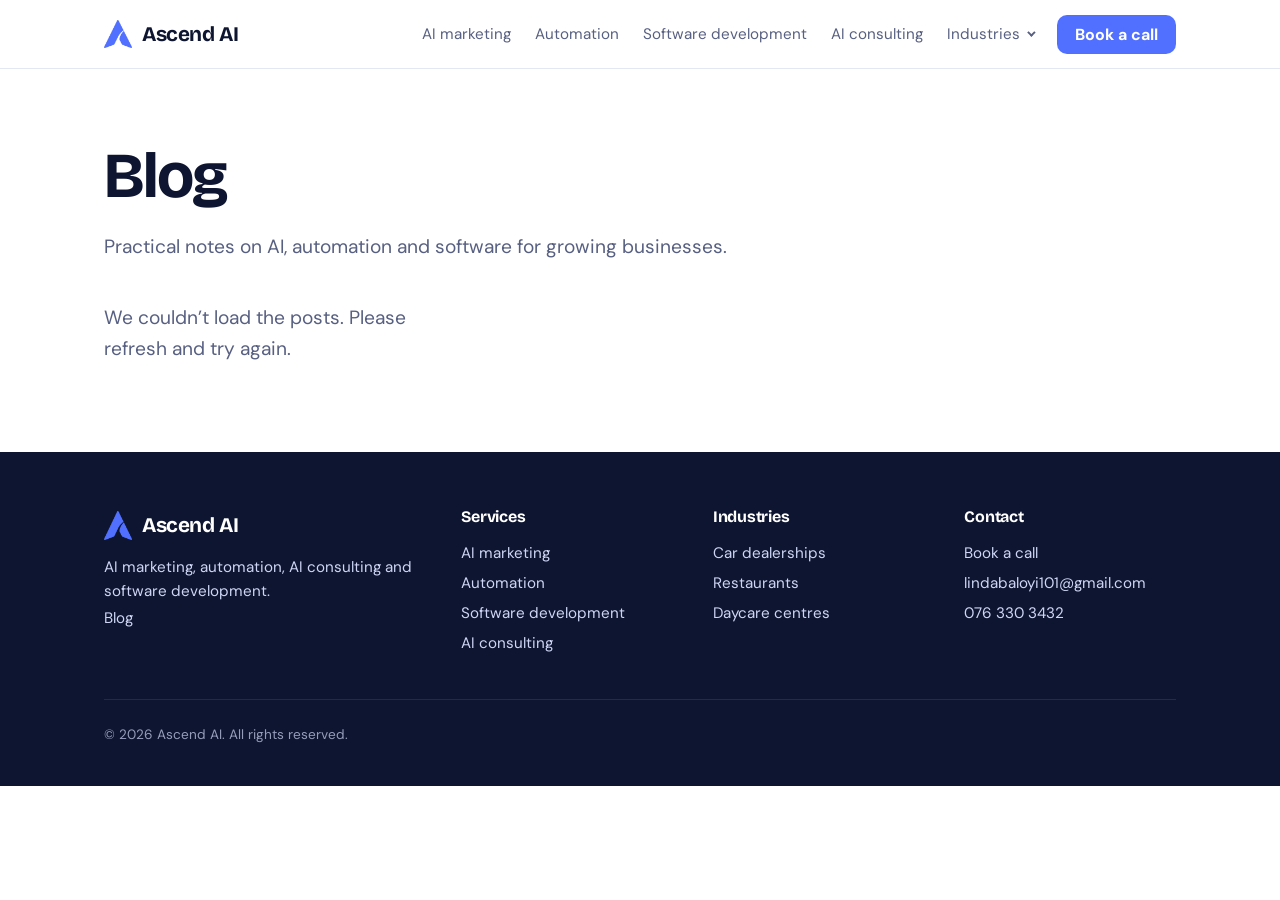
<file: blog/index.html>
<!DOCTYPE html>
<html lang="en"><head><meta charset="utf-8"><meta name="viewport" content="width=device-width, initial-scale=1">
<title>Blog | Ascend AI</title><meta name="description" content="Practical notes on AI, automation and software for growing businesses."><link rel="canonical" href="https://ascendai.co.za/blog/"><meta property="og:url" content="https://ascendai.co.za/blog/">
<meta property="og:type" content="website"><meta property="og:site_name" content="Ascend AI"><meta property="og:title" content="Blog | Ascend AI"><meta property="og:description" content="Practical notes on AI, automation and software for growing businesses."><meta property="og:image" content="https://ascendai.co.za/assets/img/og-image.png"><meta name="twitter:card" content="summary_large_image">
<meta name="theme-color" content="#5170ff"><link rel="icon" type="image/png" href="../assets/img/favicon.png"><link rel="apple-touch-icon" href="../assets/img/apple-touch-icon.png">
<link rel="preconnect" href="https://fonts.googleapis.com"><link rel="preconnect" href="https://fonts.gstatic.com" crossorigin>
<link href="https://fonts.googleapis.com/css2?family=Bricolage+Grotesque:opsz,wght@12..96,700&family=DM+Sans:wght@400;700&display=swap" rel="stylesheet">
<link rel="stylesheet" href="../assets/css/tokens.css"><link rel="stylesheet" href="../assets/css/base.css"><link rel="stylesheet" href="../assets/css/layout.css"><link rel="stylesheet" href="../assets/css/components.css"><link rel="stylesheet" href="../assets/css/pages/blog.css">
</head><body data-root="../">
<a class="skip" href="#main">Skip to content</a>
<header class="site-header"><div class="container bar"><a class="brand" href="../index.html"><img src="../assets/img/logo.png" alt="" width="28" height="29">Ascend AI</a>
<button class="nav-toggle" aria-expanded="false" aria-controls="nav">Menu</button>
<nav id="nav" class="nav" aria-label="Main"><a href="../services/ai-marketing/index.html">AI marketing</a><a href="../services/automation/index.html">Automation</a><a href="../services/software-development/index.html">Software development</a><a href="../services/ai-consulting/index.html">AI consulting</a><div class="dropdown"><button class="dropdown-toggle" type="button" aria-expanded="false" aria-controls="menu-industries">Industries</button><div class="dropdown-menu" id="menu-industries"><a href="../industries/car-dealerships/index.html"><b>Car dealerships</b><small>WhatsApp automation</small></a><a href="../industries/restaurants/index.html"><b>Restaurants</b><small>WhatsApp automation</small></a><a href="../industries/daycare-centres/index.html"><b>Daycare centres</b><small>Management tool</small></a></div></div><a class="btn" href="../contact/index.html">Book a call</a></nav></div></header>
<main id="main">
<section class="page-hero"><div class="container"><h1>Blog</h1><p class="lead">Practical notes on AI, automation and software for growing businesses.</p></div></section>
<section class="section section--flush-top"><div class="container"><div class="post-grid" id="posts" aria-live="polite"><p class="lead">Loading posts…</p></div></div></section>
</main>
<footer class="site-footer"><div class="container"><div><a class="brand" href="../index.html"><img src="../assets/img/logo.png" alt="" width="28" height="29">Ascend AI</a><p>AI marketing, automation, AI consulting and software development.</p><a href="../blog/index.html">Blog</a></div>
<div><h3>Services</h3><a href="../services/ai-marketing/index.html">AI marketing</a><a href="../services/automation/index.html">Automation</a><a href="../services/software-development/index.html">Software development</a><a href="../services/ai-consulting/index.html">AI consulting</a></div>
<div><h3>Industries</h3><a href="../industries/car-dealerships/index.html">Car dealerships</a><a href="../industries/restaurants/index.html">Restaurants</a><a href="../industries/daycare-centres/index.html">Daycare centres</a></div>
<div><h3>Contact</h3><a href="../contact/index.html">Book a call</a><a href="mailto:lindabaloyi101@gmail.com">lindabaloyi101@gmail.com</a><a href="tel:+27763303432">076 330 3432</a></div>
<p class="copyright">© 2026 Ascend AI. All rights reserved.</p></div></footer>
<script src="../assets/js/nav.js"></script><script src="../assets/js/markdown.js"></script><script src="../assets/js/config.js"></script><script src="../assets/js/blog-data.js"></script><script src="../assets/js/blog.js"></script></body></html>
</file>
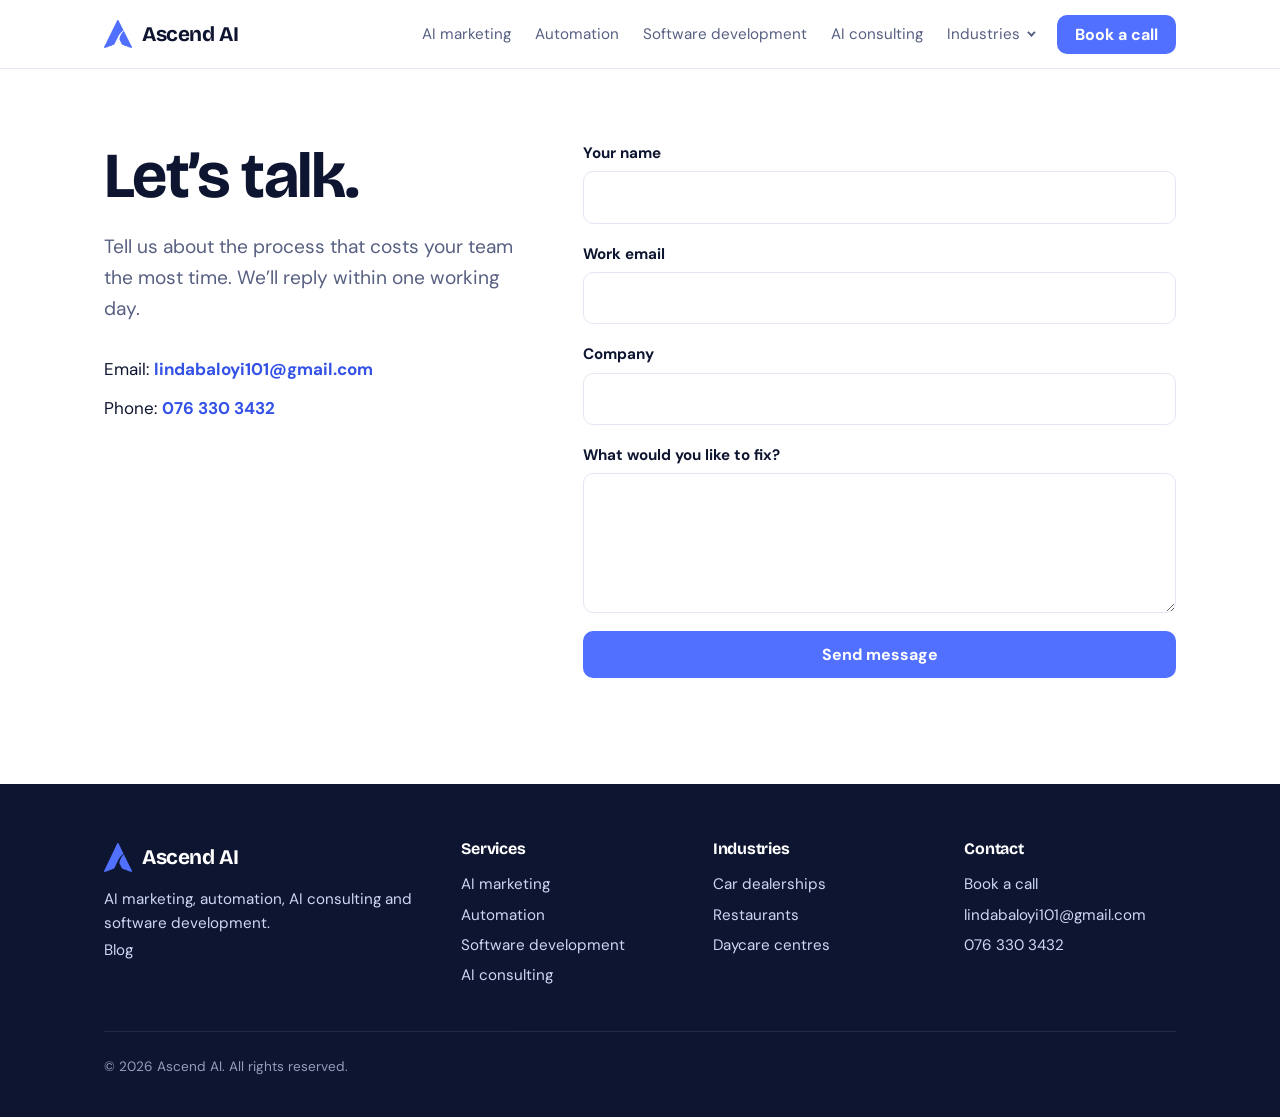
<file: contact/index.html>
<!DOCTYPE html>
<html lang="en"><head><meta charset="utf-8"><meta name="viewport" content="width=device-width, initial-scale=1">
<title>Contact | Ascend AI</title><meta name="description" content="Book a call with Ascend AI. Tell us about the process that costs your team the most time."><link rel="canonical" href="https://ascendai.co.za/contact/">
<meta property="og:type" content="website"><meta property="og:site_name" content="Ascend AI"><meta property="og:title" content="Contact | Ascend AI"><meta property="og:description" content="Book a call with Ascend AI. Tell us about the process that costs your team the most time."><meta property="og:url" content="https://ascendai.co.za/contact/"><meta property="og:image" content="https://ascendai.co.za/assets/img/og-image.png"><meta name="twitter:card" content="summary_large_image">
<meta name="theme-color" content="#5170ff"><link rel="icon" type="image/png" href="../assets/img/favicon.png"><link rel="apple-touch-icon" href="../assets/img/apple-touch-icon.png">
<link rel="preconnect" href="https://fonts.googleapis.com"><link rel="preconnect" href="https://fonts.gstatic.com" crossorigin>
<link href="https://fonts.googleapis.com/css2?family=Bricolage+Grotesque:opsz,wght@12..96,700&family=DM+Sans:wght@400;700&display=swap" rel="stylesheet">
<link rel="stylesheet" href="../assets/css/tokens.css"><link rel="stylesheet" href="../assets/css/base.css"><link rel="stylesheet" href="../assets/css/layout.css"><link rel="stylesheet" href="../assets/css/components.css"><link rel="stylesheet" href="../assets/css/pages/contact.css">
</head><body>
<a class="skip" href="#main">Skip to content</a>
<header class="site-header"><div class="container bar"><a class="brand" href="../index.html"><img src="../assets/img/logo.png" alt="" width="28" height="29">Ascend AI</a>
<button class="nav-toggle" aria-expanded="false" aria-controls="nav">Menu</button>
<nav id="nav" class="nav" aria-label="Main"><a href="../services/ai-marketing/index.html">AI marketing</a><a href="../services/automation/index.html">Automation</a><a href="../services/software-development/index.html">Software development</a><a href="../services/ai-consulting/index.html">AI consulting</a><div class="dropdown"><button class="dropdown-toggle" type="button" aria-expanded="false" aria-controls="menu-industries">Industries</button><div class="dropdown-menu" id="menu-industries"><a href="../industries/car-dealerships/index.html"><b>Car dealerships</b><small>WhatsApp automation</small></a><a href="../industries/restaurants/index.html"><b>Restaurants</b><small>WhatsApp automation</small></a><a href="../industries/daycare-centres/index.html"><b>Daycare centres</b><small>Management tool</small></a></div></div><a class="btn" href="../contact/index.html">Book a call</a></nav></div></header>
<main id="main">
<section class="page-hero contact-wrap"><div class="container"><div class="split"><div><h1>Let’s talk.</h1><p class="lead">Tell us about the process that costs your team the most time. We’ll reply within one working day.</p>
<ul class="contact-details"><li>Email: <a href="mailto:lindabaloyi101@gmail.com">lindabaloyi101@gmail.com</a></li><li>Phone: <a href="tel:+27763303432">076 330 3432</a></li></ul></div>
<form class="form" id="contact-form" action="mailto:lindabaloyi101@gmail.com" method="post" enctype="text/plain"><label>Your name<input name="name" required autocomplete="name"></label><label>Work email<input name="email" type="email" required autocomplete="email"></label><label>Company<input name="company" autocomplete="organization"></label><label>What would you like to fix?<textarea name="message" required></textarea></label>
<input class="hp" name="website" tabindex="-1" autocomplete="off" aria-hidden="true"><button class="btn" type="submit">Send message</button><p class="form-status" id="form-status" role="status"></p></form></div></div></section>
</main>
<footer class="site-footer"><div class="container"><div><a class="brand" href="../index.html"><img src="../assets/img/logo.png" alt="" width="28" height="29">Ascend AI</a><p>AI marketing, automation, AI consulting and software development.</p><a href="../blog/index.html">Blog</a></div>
<div><h3>Services</h3><a href="../services/ai-marketing/index.html">AI marketing</a><a href="../services/automation/index.html">Automation</a><a href="../services/software-development/index.html">Software development</a><a href="../services/ai-consulting/index.html">AI consulting</a></div>
<div><h3>Industries</h3><a href="../industries/car-dealerships/index.html">Car dealerships</a><a href="../industries/restaurants/index.html">Restaurants</a><a href="../industries/daycare-centres/index.html">Daycare centres</a></div>
<div><h3>Contact</h3><a href="../contact/index.html">Book a call</a><a href="mailto:lindabaloyi101@gmail.com">lindabaloyi101@gmail.com</a><a href="tel:+27763303432">076 330 3432</a></div>
<p class="copyright">© 2026 Ascend AI. All rights reserved.</p></div></footer>
<script src="../assets/js/config.js"></script><script src="../assets/js/nav.js"></script>
<script src="../assets/js/contact-form.js"></script></body></html>
</file>
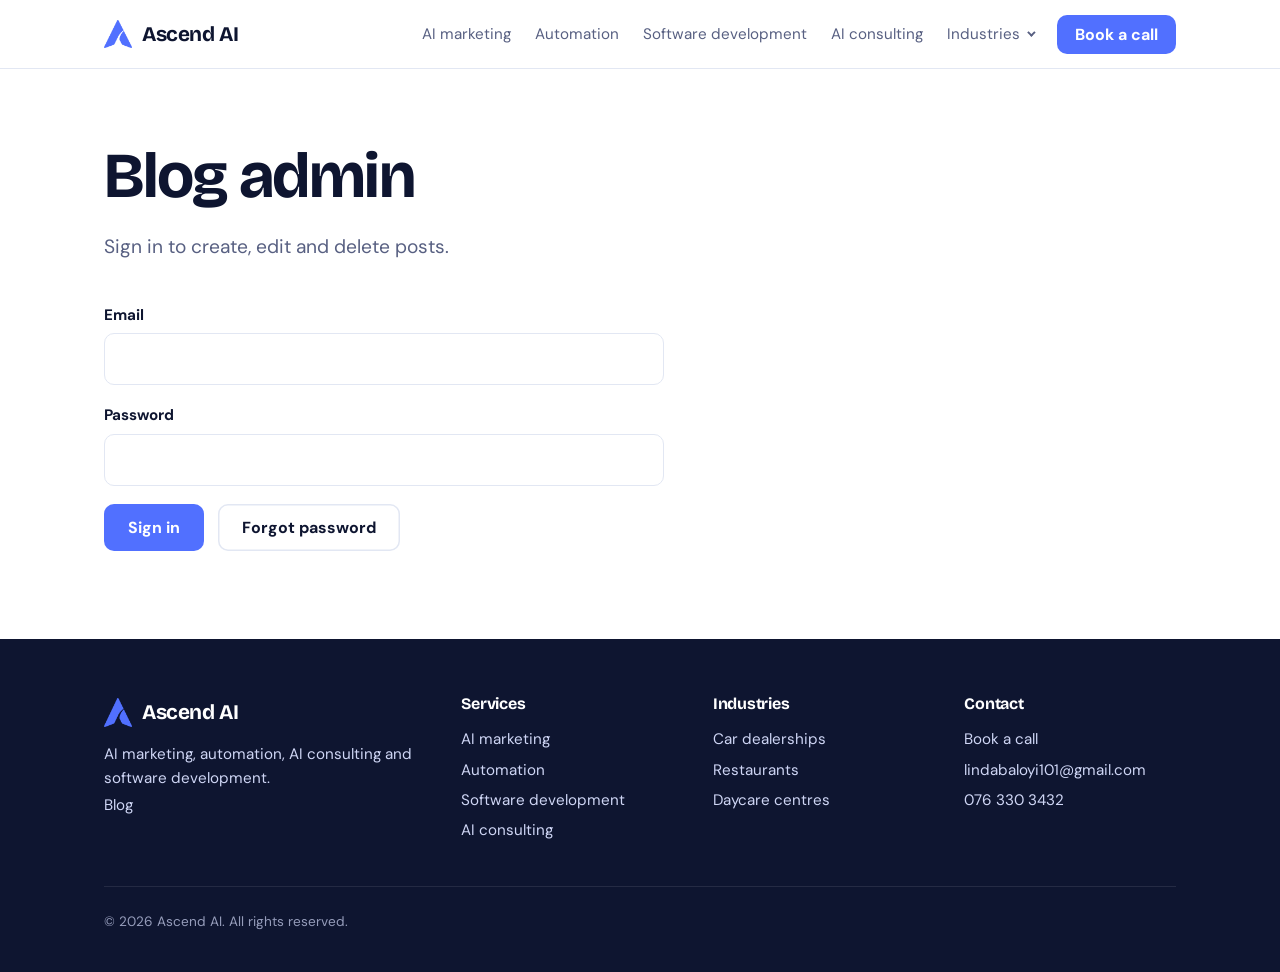
<file: blog/admin/index.html>
<!DOCTYPE html>
<html lang="en"><head><meta charset="utf-8"><meta name="viewport" content="width=device-width, initial-scale=1">
<title>Blog admin | Ascend AI</title><meta name="description" content="Manage blog posts.">
<meta property="og:type" content="website"><meta property="og:site_name" content="Ascend AI"><meta property="og:title" content="Blog admin | Ascend AI"><meta property="og:description" content="Manage blog posts."><meta property="og:image" content="https://ascendai.co.za/assets/img/og-image.png"><meta name="twitter:card" content="summary_large_image">
<meta name="theme-color" content="#5170ff"><link rel="icon" type="image/png" href="../../assets/img/favicon.png"><link rel="apple-touch-icon" href="../../assets/img/apple-touch-icon.png">
<link rel="preconnect" href="https://fonts.googleapis.com"><link rel="preconnect" href="https://fonts.gstatic.com" crossorigin>
<link href="https://fonts.googleapis.com/css2?family=Bricolage+Grotesque:opsz,wght@12..96,700&family=DM+Sans:wght@400;700&display=swap" rel="stylesheet">
<link rel="stylesheet" href="../../assets/css/tokens.css"><link rel="stylesheet" href="../../assets/css/base.css"><link rel="stylesheet" href="../../assets/css/layout.css"><link rel="stylesheet" href="../../assets/css/components.css"><link rel="stylesheet" href="../../assets/css/pages/blog.css"><meta name="robots" content="noindex">
</head><body data-root="../../">
<a class="skip" href="#main">Skip to content</a>
<header class="site-header"><div class="container bar"><a class="brand" href="../../index.html"><img src="../../assets/img/logo.png" alt="" width="28" height="29">Ascend AI</a>
<button class="nav-toggle" aria-expanded="false" aria-controls="nav">Menu</button>
<nav id="nav" class="nav" aria-label="Main"><a href="../../services/ai-marketing/index.html">AI marketing</a><a href="../../services/automation/index.html">Automation</a><a href="../../services/software-development/index.html">Software development</a><a href="../../services/ai-consulting/index.html">AI consulting</a><div class="dropdown"><button class="dropdown-toggle" type="button" aria-expanded="false" aria-controls="menu-industries">Industries</button><div class="dropdown-menu" id="menu-industries"><a href="../../industries/car-dealerships/index.html"><b>Car dealerships</b><small>WhatsApp automation</small></a><a href="../../industries/restaurants/index.html"><b>Restaurants</b><small>WhatsApp automation</small></a><a href="../../industries/daycare-centres/index.html"><b>Daycare centres</b><small>Management tool</small></a></div></div><a class="btn" href="../../contact/index.html">Book a call</a></nav></div></header>
<main id="main">
<section class="page-hero"><div class="container"><h1>Blog admin</h1><p class="lead">Sign in to create, edit and delete posts.</p></div></section>
<section class="section section--flush-top"><div class="container">
<div id="setup" hidden><p class="lead">The blog isn’t connected yet. Follow SETUP-BLOG.md, then add your Supabase URL and key to assets/js/config.js.</p></div>
<form class="form" id="login" hidden><label>Email<input id="email" type="email" autocomplete="username" required></label><label>Password<input id="password" type="password" autocomplete="current-password" required></label>
<div class="btn-row"><button class="btn" type="submit">Sign in</button><button class="btn btn--ghost" id="forgot" type="button">Forgot password</button></div></form>
<form class="form" id="reset" hidden><h2>Set a new password</h2><label>New password (at least 8 characters)<input id="newpass" type="password" autocomplete="new-password" minlength="8" required></label><button class="btn" type="submit">Save password</button></form>
<div id="app" hidden><div class="admin-bar"><button class="btn" id="new" type="button">New post</button><button class="btn btn--ghost" id="out" type="button">Sign out</button></div><div id="list"></div>
<form class="form" id="f" hidden><h2 id="heading">New post</h2>
<label>Title<input name="title" required></label>
<p class="hint" id="slugline"></p>
<label>Date<input name="date" type="date" required></label>
<label>Short summary (shown on the blog tile)<textarea name="excerpt" maxlength="200" rows="3"></textarea></label>
<label>Cover image (shown on the blog tile)<input id="cover" type="file" accept="image/*"></label>
<img id="coverPrev" class="cover-preview" alt="Cover image preview" hidden><div><button class="btn btn--ghost" id="rmcover" type="button" hidden>Remove image</button></div>
<div class="tools" id="tools" role="toolbar" aria-label="Formatting"><button class="btn btn--ghost" type="button" data-md="h">Heading</button><button class="btn btn--ghost" type="button" data-md="b">Bold</button><button class="btn btn--ghost" type="button" data-md="i">Italic</button><button class="btn btn--ghost" type="button" data-md="l">Link</button><button class="btn btn--ghost" type="button" data-md="u">List</button></div>
<label>Post text<textarea class="body" name="body" required></textarea></label>
<div id="preview" class="prose" hidden></div>
<label class="check"><input type="checkbox" name="published"> Publish this post</label>
<div class="btn-row"><button class="btn" type="submit">Save post</button><button class="btn btn--ghost" id="prev" type="button">Preview</button><button class="btn btn--ghost" id="cancel" type="button">Cancel</button></div></form></div>
<p id="status" class="form-status" role="status"></p></div></section>
</main>
<footer class="site-footer"><div class="container"><div><a class="brand" href="../../index.html"><img src="../../assets/img/logo.png" alt="" width="28" height="29">Ascend AI</a><p>AI marketing, automation, AI consulting and software development.</p><a href="../../blog/index.html">Blog</a></div>
<div><h3>Services</h3><a href="../../services/ai-marketing/index.html">AI marketing</a><a href="../../services/automation/index.html">Automation</a><a href="../../services/software-development/index.html">Software development</a><a href="../../services/ai-consulting/index.html">AI consulting</a></div>
<div><h3>Industries</h3><a href="../../industries/car-dealerships/index.html">Car dealerships</a><a href="../../industries/restaurants/index.html">Restaurants</a><a href="../../industries/daycare-centres/index.html">Daycare centres</a></div>
<div><h3>Contact</h3><a href="../../contact/index.html">Book a call</a><a href="mailto:lindabaloyi101@gmail.com">lindabaloyi101@gmail.com</a><a href="tel:+27763303432">076 330 3432</a></div>
<p class="copyright">© 2026 Ascend AI. All rights reserved.</p></div></footer>
<script src="../../assets/js/config.js"></script><script src="../../assets/js/nav.js"></script><script src="../../assets/js/markdown.js"></script><script src="../../assets/js/blog-admin.js"></script></body></html>
</file>
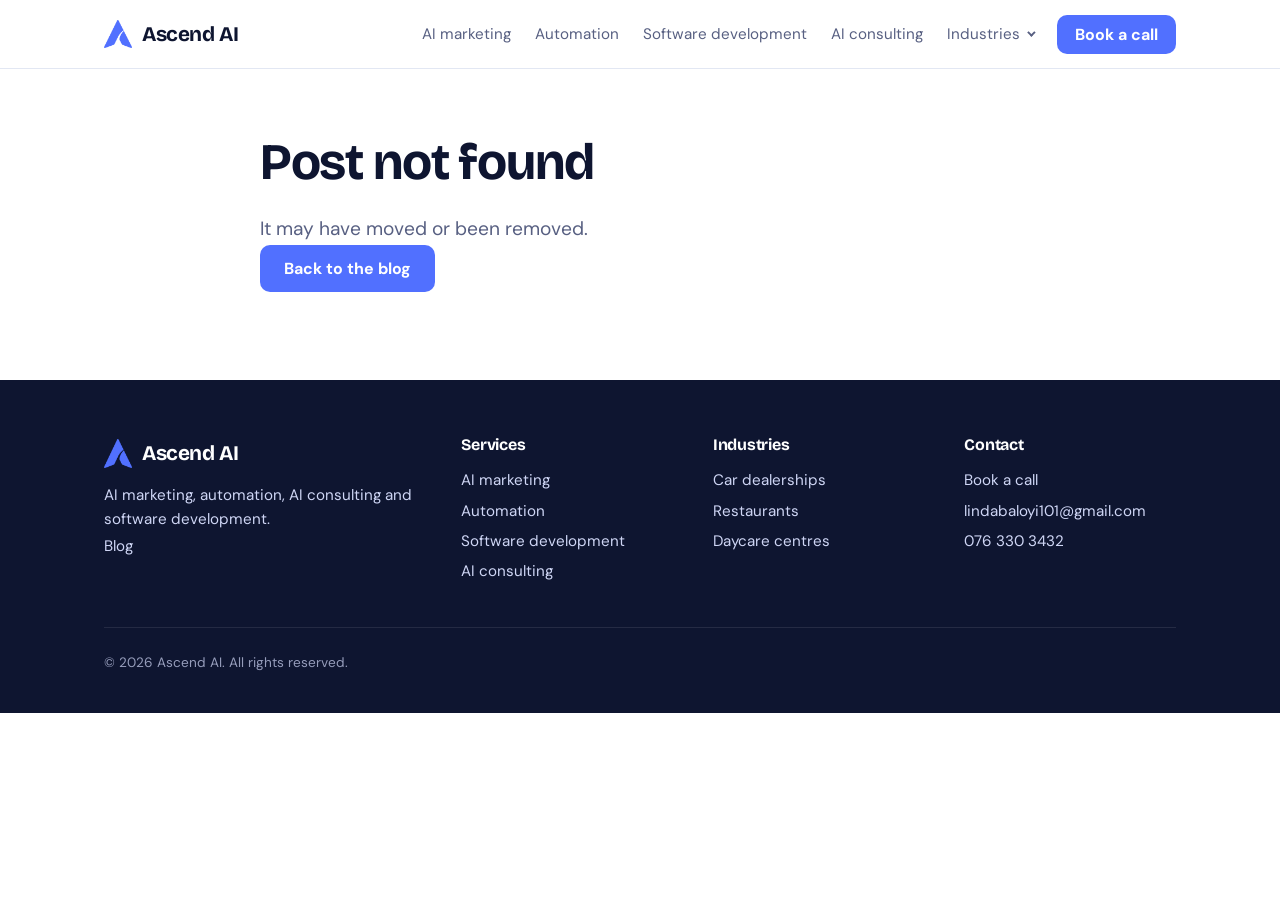
<file: blog/post/index.html>
<!DOCTYPE html>
<html lang="en"><head><meta charset="utf-8"><meta name="viewport" content="width=device-width, initial-scale=1">
<title>Blog post | Ascend AI</title><meta name="description" content="Read the latest from Ascend AI.">
<meta property="og:type" content="website"><meta property="og:site_name" content="Ascend AI"><meta property="og:title" content="Blog post | Ascend AI"><meta property="og:description" content="Read the latest from Ascend AI."><meta property="og:image" content="https://ascendai.co.za/assets/img/og-image.png"><meta name="twitter:card" content="summary_large_image">
<meta name="theme-color" content="#5170ff"><link rel="icon" type="image/png" href="../../assets/img/favicon.png"><link rel="apple-touch-icon" href="../../assets/img/apple-touch-icon.png">
<link rel="preconnect" href="https://fonts.googleapis.com"><link rel="preconnect" href="https://fonts.gstatic.com" crossorigin>
<link href="https://fonts.googleapis.com/css2?family=Bricolage+Grotesque:opsz,wght@12..96,700&family=DM+Sans:wght@400;700&display=swap" rel="stylesheet">
<link rel="stylesheet" href="../../assets/css/tokens.css"><link rel="stylesheet" href="../../assets/css/base.css"><link rel="stylesheet" href="../../assets/css/layout.css"><link rel="stylesheet" href="../../assets/css/components.css"><link rel="stylesheet" href="../../assets/css/pages/blog.css">
</head><body data-root="../../">
<a class="skip" href="#main">Skip to content</a>
<header class="site-header"><div class="container bar"><a class="brand" href="../../index.html"><img src="../../assets/img/logo.png" alt="" width="28" height="29">Ascend AI</a>
<button class="nav-toggle" aria-expanded="false" aria-controls="nav">Menu</button>
<nav id="nav" class="nav" aria-label="Main"><a href="../../services/ai-marketing/index.html">AI marketing</a><a href="../../services/automation/index.html">Automation</a><a href="../../services/software-development/index.html">Software development</a><a href="../../services/ai-consulting/index.html">AI consulting</a><div class="dropdown"><button class="dropdown-toggle" type="button" aria-expanded="false" aria-controls="menu-industries">Industries</button><div class="dropdown-menu" id="menu-industries"><a href="../../industries/car-dealerships/index.html"><b>Car dealerships</b><small>WhatsApp automation</small></a><a href="../../industries/restaurants/index.html"><b>Restaurants</b><small>WhatsApp automation</small></a><a href="../../industries/daycare-centres/index.html"><b>Daycare centres</b><small>Management tool</small></a></div></div><a class="btn" href="../../contact/index.html">Book a call</a></nav></div></header>
<main id="main">
<div class="container post" id="post"><p class="lead">Loading post…</p></div>
</main>
<footer class="site-footer"><div class="container"><div><a class="brand" href="../../index.html"><img src="../../assets/img/logo.png" alt="" width="28" height="29">Ascend AI</a><p>AI marketing, automation, AI consulting and software development.</p><a href="../../blog/index.html">Blog</a></div>
<div><h3>Services</h3><a href="../../services/ai-marketing/index.html">AI marketing</a><a href="../../services/automation/index.html">Automation</a><a href="../../services/software-development/index.html">Software development</a><a href="../../services/ai-consulting/index.html">AI consulting</a></div>
<div><h3>Industries</h3><a href="../../industries/car-dealerships/index.html">Car dealerships</a><a href="../../industries/restaurants/index.html">Restaurants</a><a href="../../industries/daycare-centres/index.html">Daycare centres</a></div>
<div><h3>Contact</h3><a href="../../contact/index.html">Book a call</a><a href="mailto:lindabaloyi101@gmail.com">lindabaloyi101@gmail.com</a><a href="tel:+27763303432">076 330 3432</a></div>
<p class="copyright">© 2026 Ascend AI. All rights reserved.</p></div></footer>
<script src="../../assets/js/nav.js"></script><script src="../../assets/js/markdown.js"></script><script src="../../assets/js/config.js"></script><script src="../../assets/js/blog-data.js"></script><script src="../../assets/js/blog.js"></script></body></html>
</file>
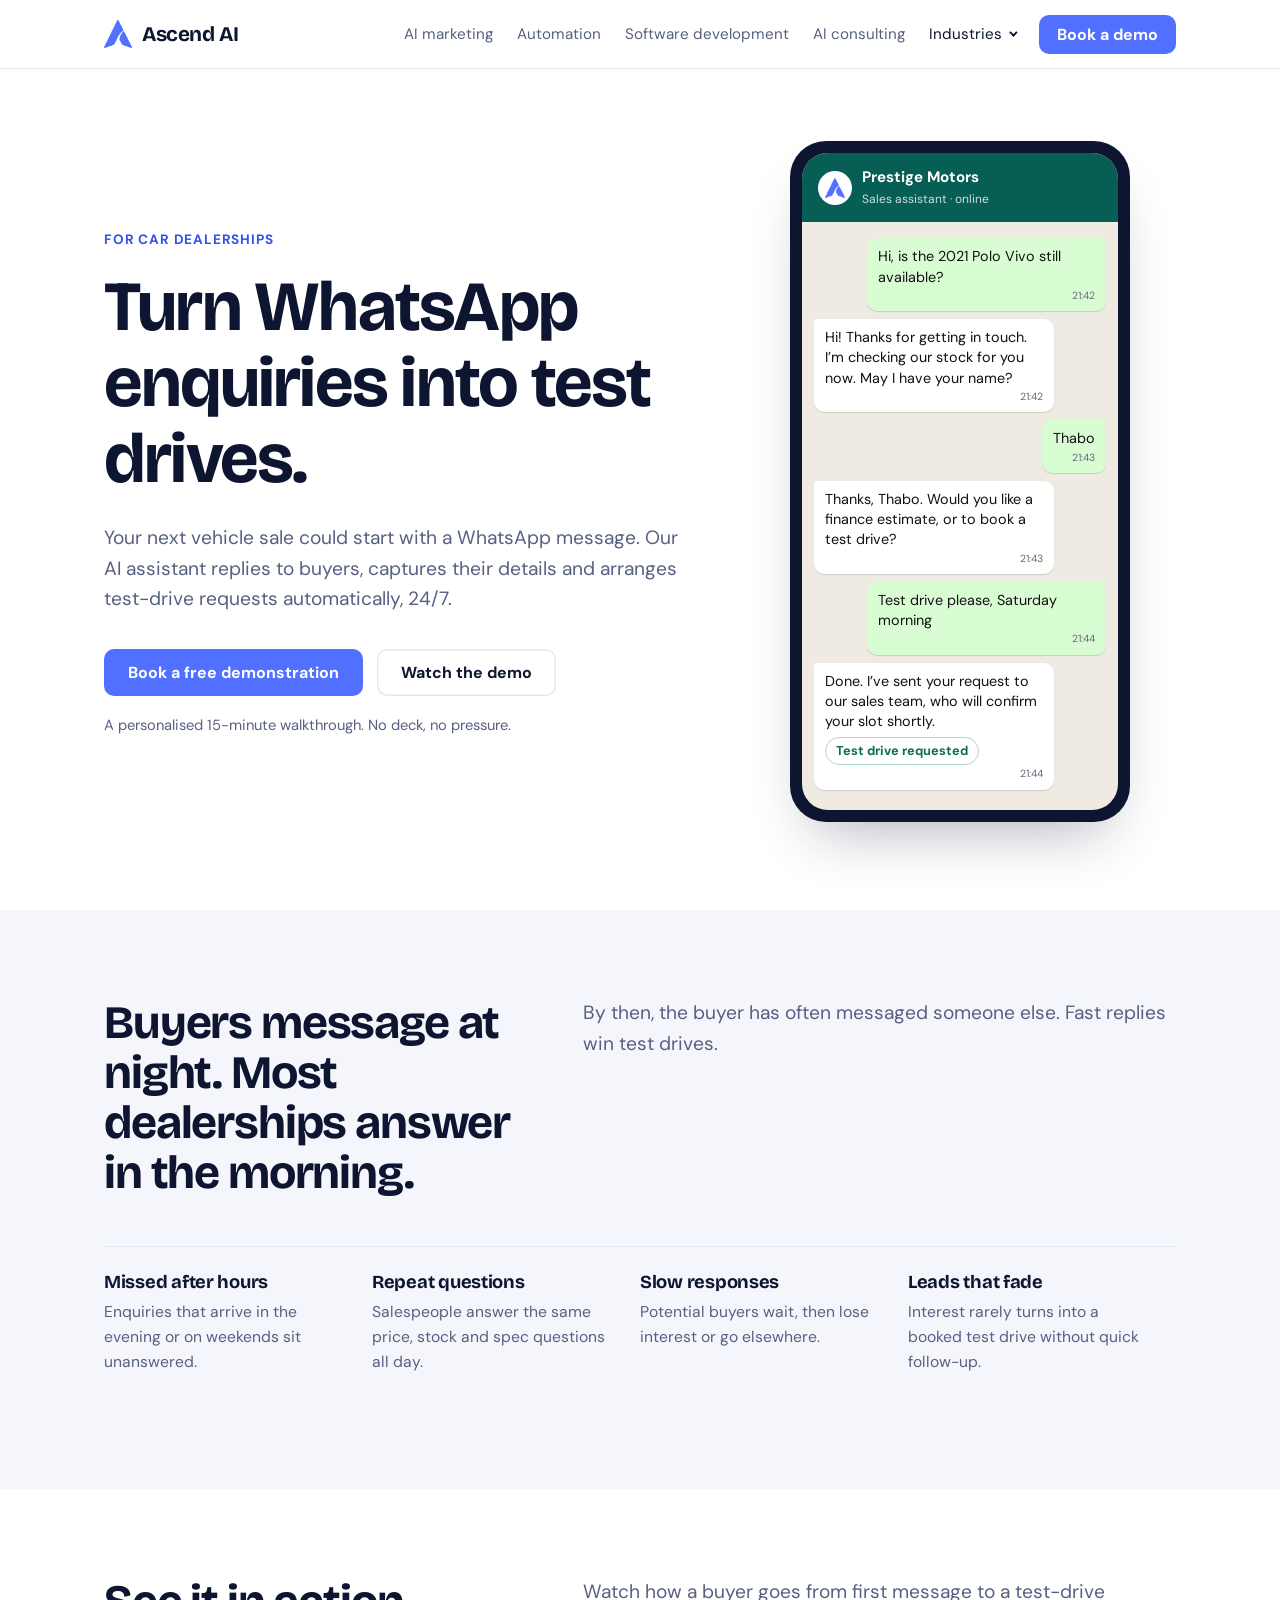
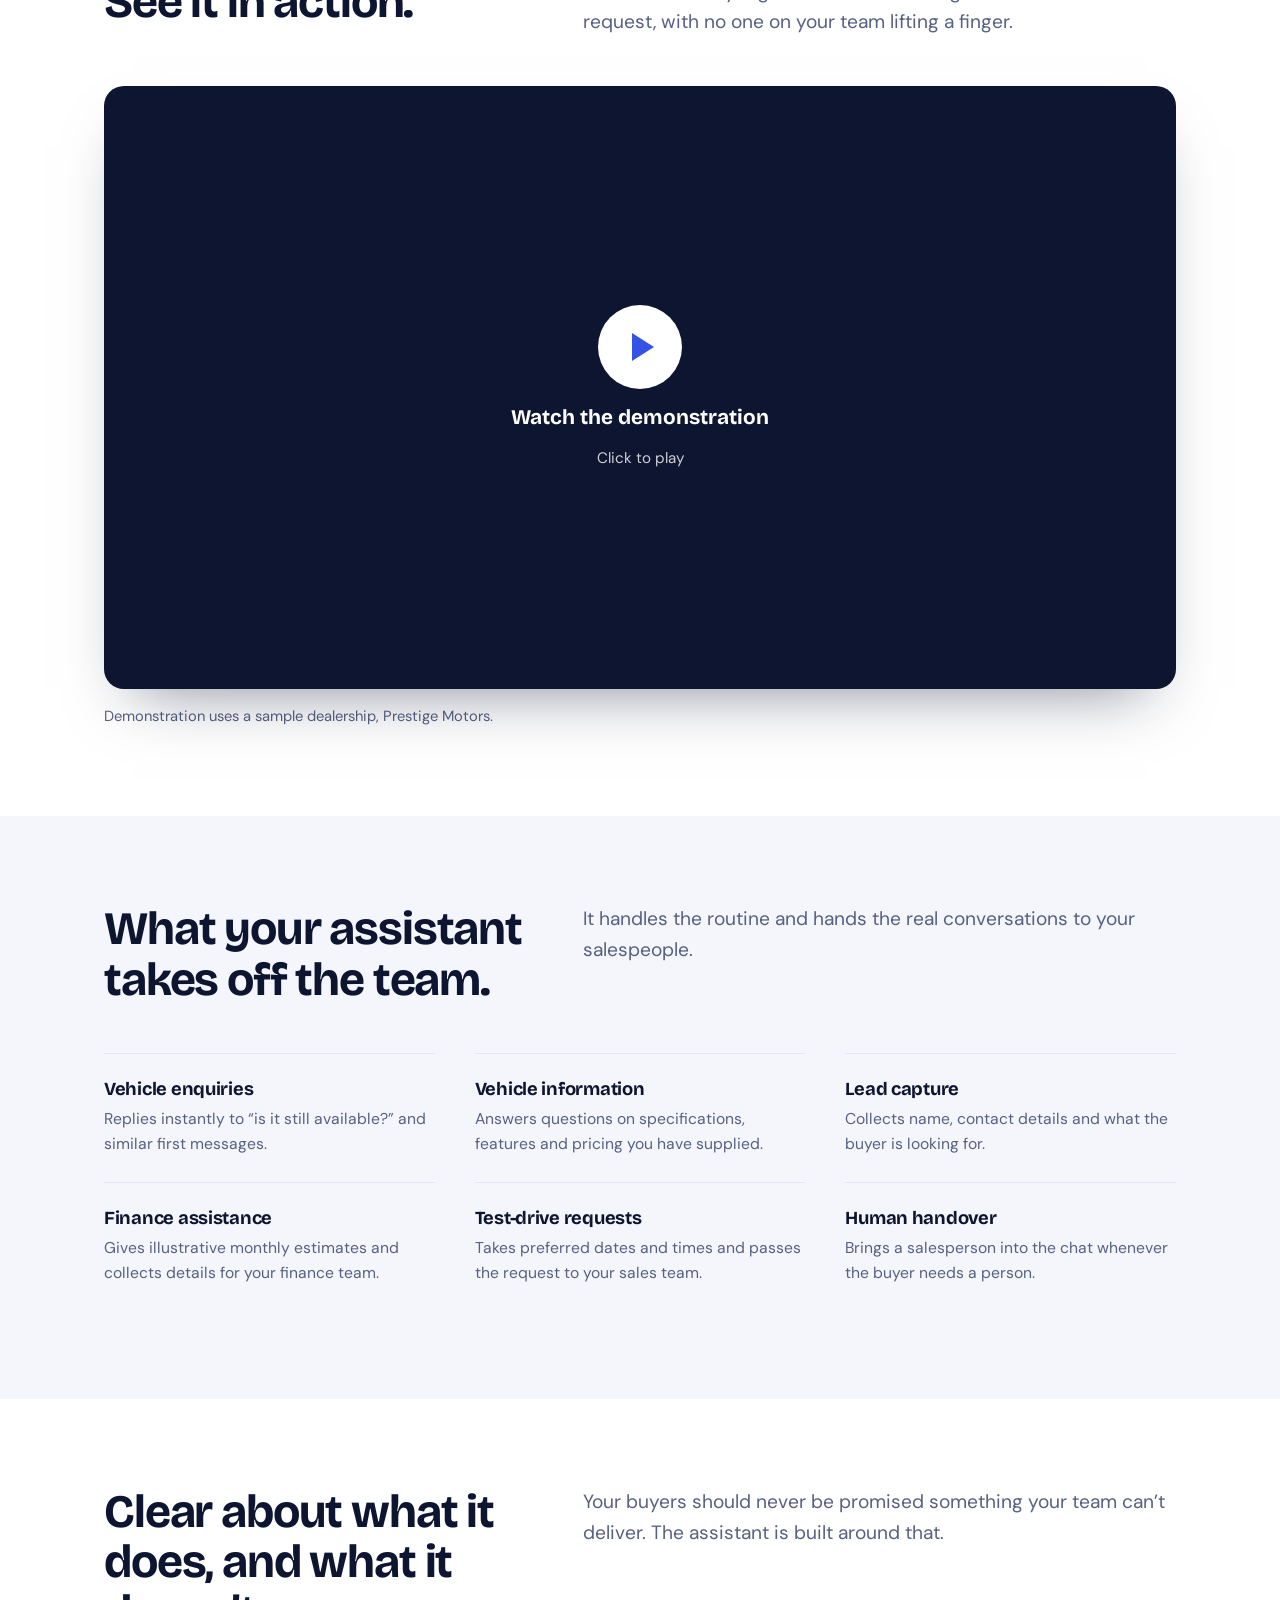
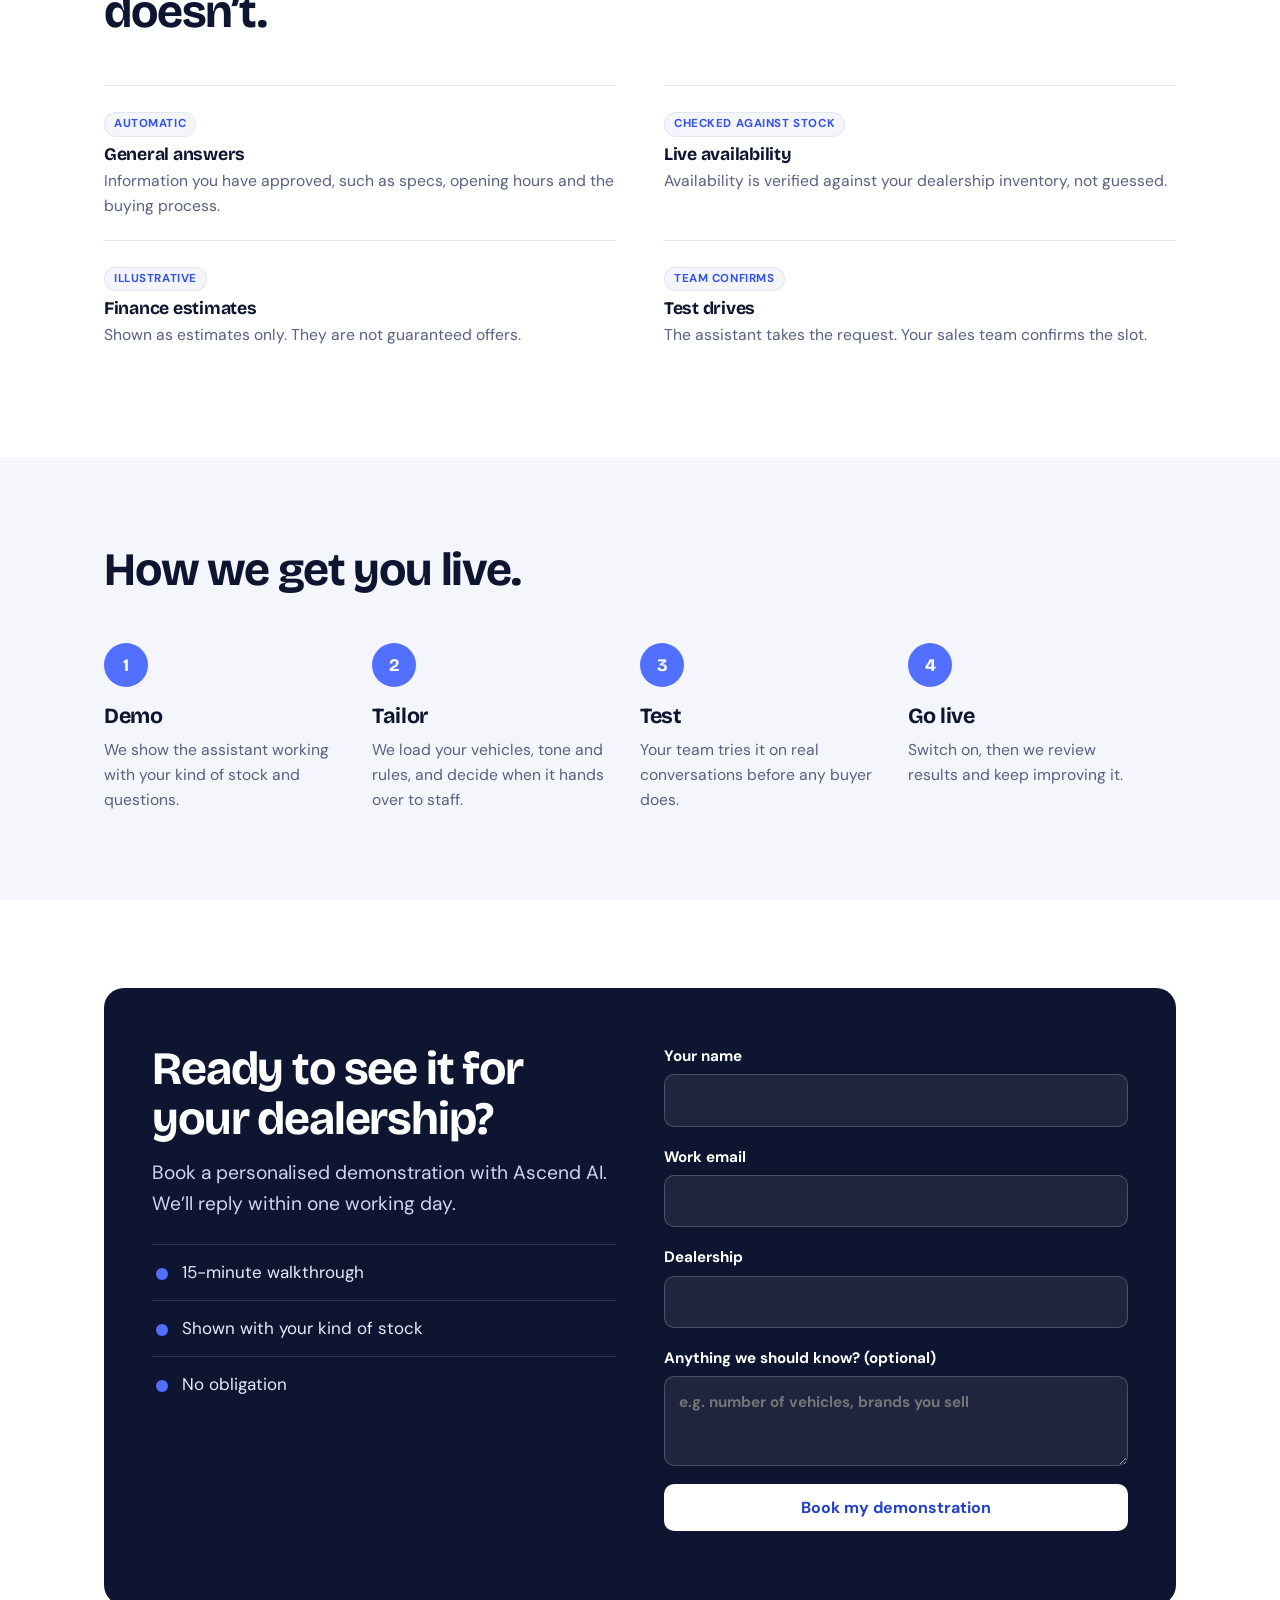
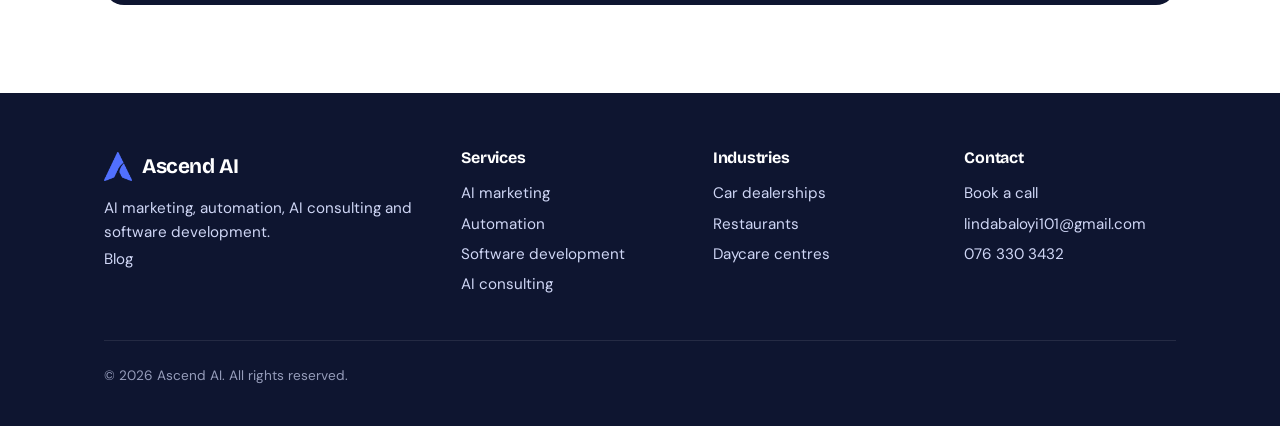
<file: industries/car-dealerships/index.html>
<!DOCTYPE html>
<html lang="en"><head><meta charset="utf-8"><meta name="viewport" content="width=device-width, initial-scale=1">
<title>WhatsApp AI assistant for car dealerships | Ascend AI</title><meta name="description" content="Respond to vehicle enquiries, capture buyer details and arrange test-drive requests on WhatsApp automatically, 24/7. Book a free demonstration."><link rel="canonical" href="https://ascendai.co.za/industries/car-dealerships/">
<meta property="og:type" content="website"><meta property="og:site_name" content="Ascend AI"><meta property="og:title" content="Turn WhatsApp enquiries into test drives | Ascend AI"><meta property="og:description" content="An AI WhatsApp assistant that answers vehicle enquiries, captures buyer details and arranges test-drive requests, 24/7."><meta property="og:url" content="https://ascendai.co.za/industries/car-dealerships/"><meta property="og:image" content="https://ascendai.co.za/assets/img/og-image.png"><meta name="twitter:card" content="summary_large_image">
<meta name="referrer" content="strict-origin-when-cross-origin"><meta name="theme-color" content="#5170ff"><link rel="icon" type="image/png" href="../../assets/img/favicon.png"><link rel="apple-touch-icon" href="../../assets/img/apple-touch-icon.png">
<link rel="preconnect" href="https://fonts.googleapis.com"><link rel="preconnect" href="https://fonts.gstatic.com" crossorigin>
<link href="https://fonts.googleapis.com/css2?family=Bricolage+Grotesque:opsz,wght@12..96,700&family=DM+Sans:wght@400;700&display=swap" rel="stylesheet">
<link rel="stylesheet" href="../../assets/css/tokens.css"><link rel="stylesheet" href="../../assets/css/base.css"><link rel="stylesheet" href="../../assets/css/layout.css"><link rel="stylesheet" href="../../assets/css/components.css"><link rel="stylesheet" href="../../assets/css/pages/industry.css">
</head><body>
<a class="skip" href="#main">Skip to content</a>
<header class="site-header"><div class="container bar"><a class="brand" href="../../index.html"><img src="../../assets/img/logo.png" alt="" width="28" height="29">Ascend AI</a>
<button class="nav-toggle" aria-expanded="false" aria-controls="nav">Menu</button>
<nav id="nav" class="nav" aria-label="Main"><a href="../../services/ai-marketing/index.html">AI marketing</a><a href="../../services/automation/index.html">Automation</a><a href="../../services/software-development/index.html">Software development</a><a href="../../services/ai-consulting/index.html">AI consulting</a><div class="dropdown is-current"><button class="dropdown-toggle" type="button" aria-expanded="false" aria-controls="menu-industries">Industries</button><div class="dropdown-menu" id="menu-industries"><a href="../../industries/car-dealerships/index.html" aria-current="page"><b>Car dealerships</b><small>WhatsApp automation</small></a><a href="../../industries/restaurants/index.html"><b>Restaurants</b><small>WhatsApp automation</small></a><a href="../../industries/daycare-centres/index.html"><b>Daycare centres</b><small>Management tool</small></a></div></div><a class="btn" href="#book">Book a demo</a></nav></div></header>
<main id="main">

<section class="dl-hero"><div class="container grid">
<div><span class="dl-eyebrow">For car dealerships</span>
<h1>Turn WhatsApp enquiries into test drives.</h1>
<p class="lead">Your next vehicle sale could start with a WhatsApp message. Our AI assistant replies to buyers, captures their details and arranges test-drive requests automatically, 24/7.</p>
<div class="btn-row"><a class="btn" href="#book">Book a free demonstration</a><a class="btn btn--ghost" href="#video">Watch the demo</a></div>
<p class="dl-note">A personalised 15-minute walkthrough. No deck, no pressure.</p></div>
<div class="phone" aria-label="Example WhatsApp conversation with the dealership assistant"><div class="phone-screen">
<div class="phone-top"><span class="avatar"><img src="../../assets/img/logo.png" alt="" width="20" height="20"></span><div><b>Prestige Motors</b><small>Sales assistant · online</small></div></div>
<div class="chat">
<div class="msg out">Hi, is the 2021 Polo Vivo still available?<time>21:42</time></div>
<div class="msg in">Hi! Thanks for getting in touch. I’m checking our stock for you now. May I have your name?<time>21:42</time></div>
<div class="msg out">Thabo<time>21:43</time></div>
<div class="msg in">Thanks, Thabo. Would you like a finance estimate, or to book a test drive?<time>21:43</time></div>
<div class="msg out">Test drive please, Saturday morning<time>21:44</time></div>
<div class="msg in">Done. I’ve sent your request to our sales team, who will confirm your slot shortly.<br><span class="chip">Test drive requested</span><time>21:44</time></div>
</div></div></div>
</div></section>

<section class="section section--alt"><div class="container">
<div class="split"><h2>Buyers message at night. Most dealerships answer in the morning.</h2><p class="lead">By then, the buyer has often messaged someone else. Fast replies win test drives.</p></div>
<div class="dl-stats">
<div><h3>Missed after hours</h3><p>Enquiries that arrive in the evening or on weekends sit unanswered.</p></div>
<div><h3>Repeat questions</h3><p>Salespeople answer the same price, stock and spec questions all day.</p></div>
<div><h3>Slow responses</h3><p>Potential buyers wait, then lose interest or go elsewhere.</p></div>
<div><h3>Leads that fade</h3><p>Interest rarely turns into a booked test drive without quick follow-up.</p></div>
</div></div></section>

<section class="section" id="video"><div class="container">
<div class="split"><h2>See it in action.</h2><p class="lead">Watch how a buyer goes from first message to a test-drive request, with no one on your team lifting a finger.</p></div>
<!-- To go live: put the YouTube video ID in data-youtube-id (the part after v= in the link). -->
<div class="video-frame" id="demo-video" data-youtube-id="RC82jpV15tw">
<button class="video-btn" type="button" aria-label="Play the demonstration video"><span class="play" aria-hidden="true"></span><strong>Watch the demonstration</strong><span class="sub">Prestige Motors WhatsApp assistant</span></button></div>
<p class="video-caption">Demonstration uses a sample dealership, Prestige Motors.</p>
</div></section>

<section class="section section--alt"><div class="container">
<div class="split"><h2>What your assistant takes off the team.</h2><p class="lead">It handles the routine and hands the real conversations to your salespeople.</p></div>
<div class="dl-grid">
<div><h3>Vehicle enquiries</h3><p>Replies instantly to “is it still available?” and similar first messages.</p></div>
<div><h3>Vehicle information</h3><p>Answers questions on specifications, features and pricing you have supplied.</p></div>
<div><h3>Lead capture</h3><p>Collects name, contact details and what the buyer is looking for.</p></div>
<div><h3>Finance assistance</h3><p>Gives illustrative monthly estimates and collects details for your finance team.</p></div>
<div><h3>Test-drive requests</h3><p>Takes preferred dates and times and passes the request to your sales team.</p></div>
<div><h3>Human handover</h3><p>Brings a salesperson into the chat whenever the buyer needs a person.</p></div>
</div></div></section>

<section class="section"><div class="container">
<div class="split"><h2>Clear about what it does, and what it doesn’t.</h2><p class="lead">Your buyers should never be promised something your team can’t deliver. The assistant is built around that.</p></div>
<div class="dl-limits">
<div class="item"><span class="pill">Automatic</span><h3>General answers</h3><p>Information you have approved, such as specs, opening hours and the buying process.</p></div>
<div class="item"><span class="pill">Checked against stock</span><h3>Live availability</h3><p>Availability is verified against your dealership inventory, not guessed.</p></div>
<div class="item"><span class="pill">Illustrative</span><h3>Finance estimates</h3><p>Shown as estimates only. They are not guaranteed offers.</p></div>
<div class="item"><span class="pill">Team confirms</span><h3>Test drives</h3><p>The assistant takes the request. Your sales team confirms the slot.</p></div>
</div></div></section>

<section class="section section--alt"><div class="container">
<h2>How we get you live.</h2>
<ol class="steps">
<li><h3>Demo</h3><p>We show the assistant working with your kind of stock and questions.</p></li>
<li><h3>Tailor</h3><p>We load your vehicles, tone and rules, and decide when it hands over to staff.</p></li>
<li><h3>Test</h3><p>Your team tries it on real conversations before any buyer does.</p></li>
<li><h3>Go live</h3><p>Switch on, then we review results and keep improving it.</p></li>
</ol></div></section>

<section class="section" id="book"><div class="container"><div class="dl-form-wrap">
<div><h2>Ready to see it for your dealership?</h2><p class="lead">Book a personalised demonstration with Ascend AI. We’ll reply within one working day.</p>
<ul class="checks"><li>15-minute walkthrough</li><li>Shown with your kind of stock</li><li>No obligation</li></ul></div>
<form class="form" id="contact-form" action="mailto:lindabaloyi101@gmail.com" method="post" enctype="text/plain"><label>Your name<input name="name" required autocomplete="name"></label><label>Work email<input name="email" type="email" required autocomplete="email"></label><label>Dealership<input name="company" required autocomplete="organization"></label><label>Anything we should know? (optional)<textarea name="message" placeholder="e.g. number of vehicles, brands you sell"></textarea></label>
<input class="hp" name="website" tabindex="-1" autocomplete="off" aria-hidden="true"><button class="btn" type="submit">Book my demonstration</button><p class="form-status" id="form-status" role="status"></p></form>
</div></div></section>

</main>
<footer class="site-footer"><div class="container"><div><a class="brand" href="../../index.html"><img src="../../assets/img/logo.png" alt="" width="28" height="29">Ascend AI</a><p>AI marketing, automation, AI consulting and software development.</p><a href="../../blog/index.html">Blog</a></div>
<div><h3>Services</h3><a href="../../services/ai-marketing/index.html">AI marketing</a><a href="../../services/automation/index.html">Automation</a><a href="../../services/software-development/index.html">Software development</a><a href="../../services/ai-consulting/index.html">AI consulting</a></div>
<div><h3>Industries</h3><a href="../../industries/car-dealerships/index.html">Car dealerships</a><a href="../../industries/restaurants/index.html">Restaurants</a><a href="../../industries/daycare-centres/index.html">Daycare centres</a></div>
<div><h3>Contact</h3><a href="../../contact/index.html">Book a call</a><a href="mailto:lindabaloyi101@gmail.com">lindabaloyi101@gmail.com</a><a href="tel:+27763303432">076 330 3432</a></div>
<p class="copyright">© 2026 Ascend AI. All rights reserved.</p></div></footer>
<script src="../../assets/js/config.js"></script><script src="../../assets/js/nav.js"></script><script src="../../assets/js/video-embed.js"></script><script src="../../assets/js/contact-form.js"></script>
</body></html>
</file>
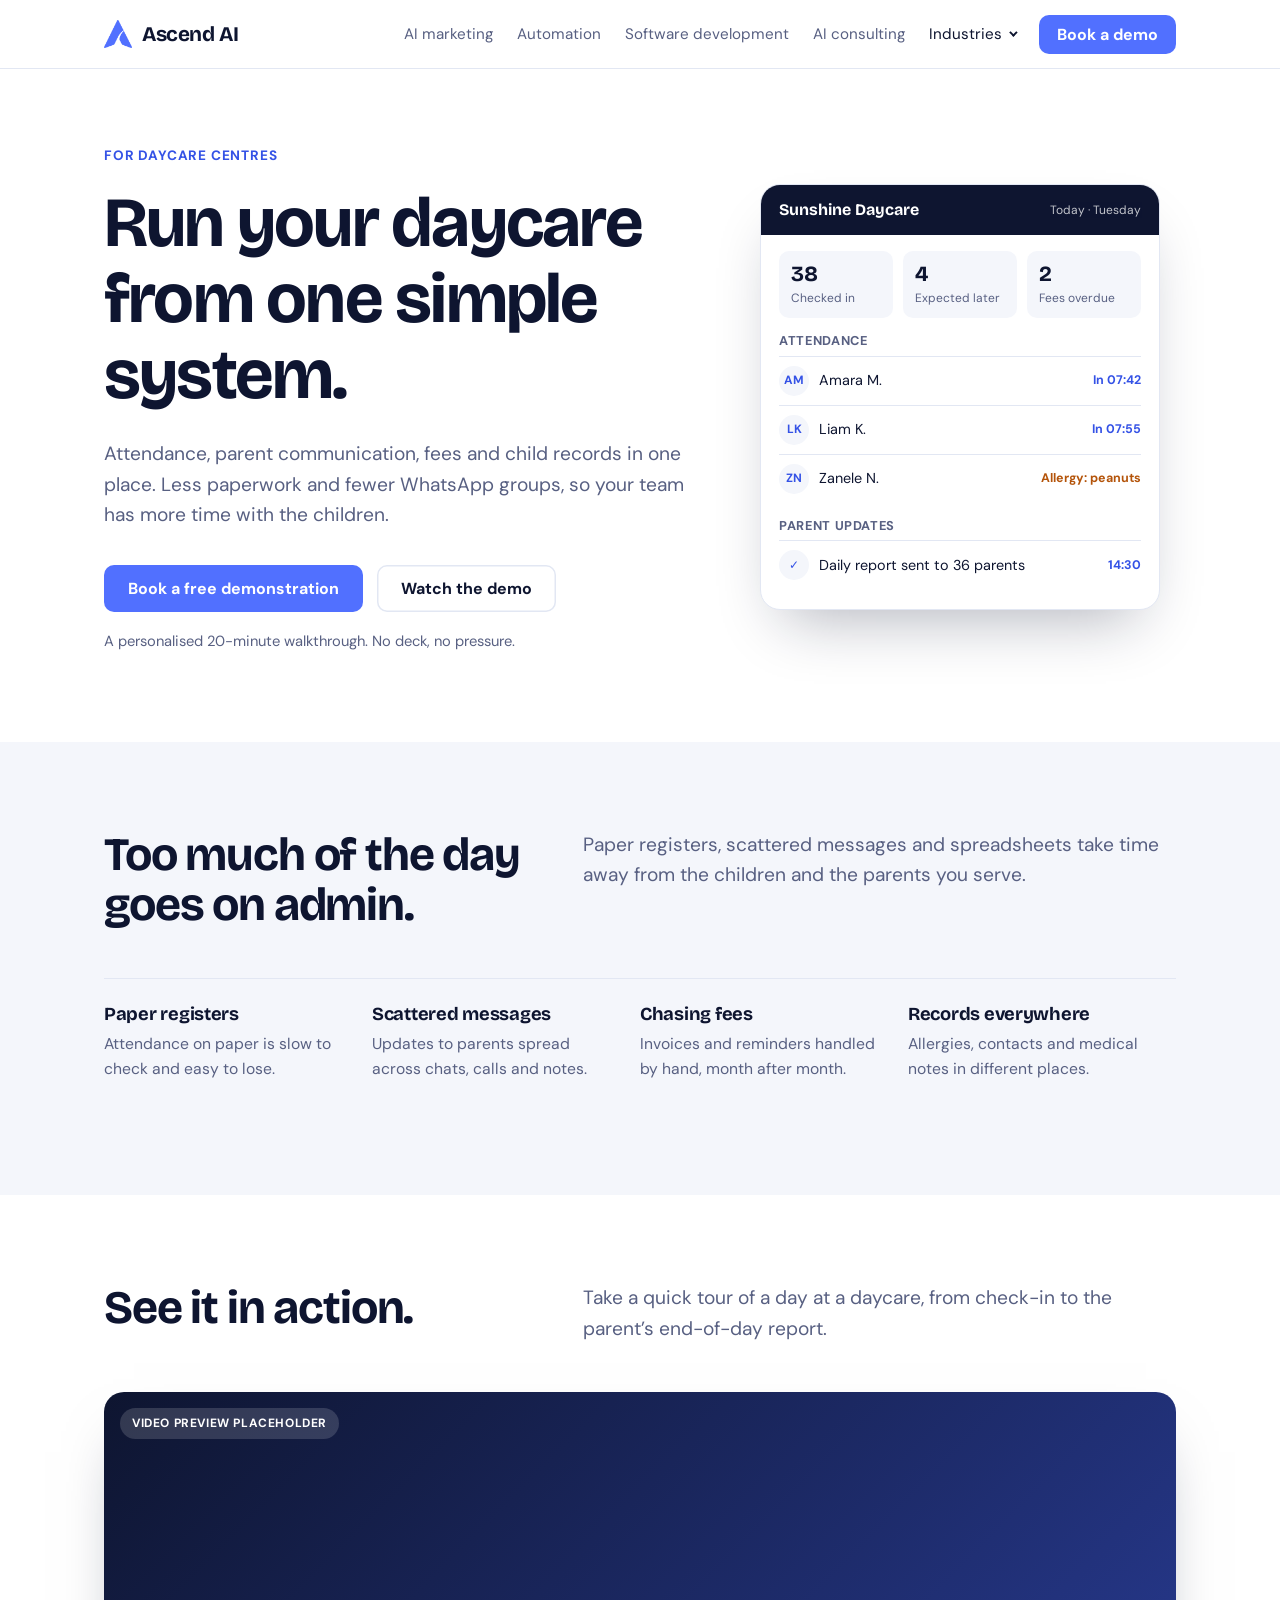
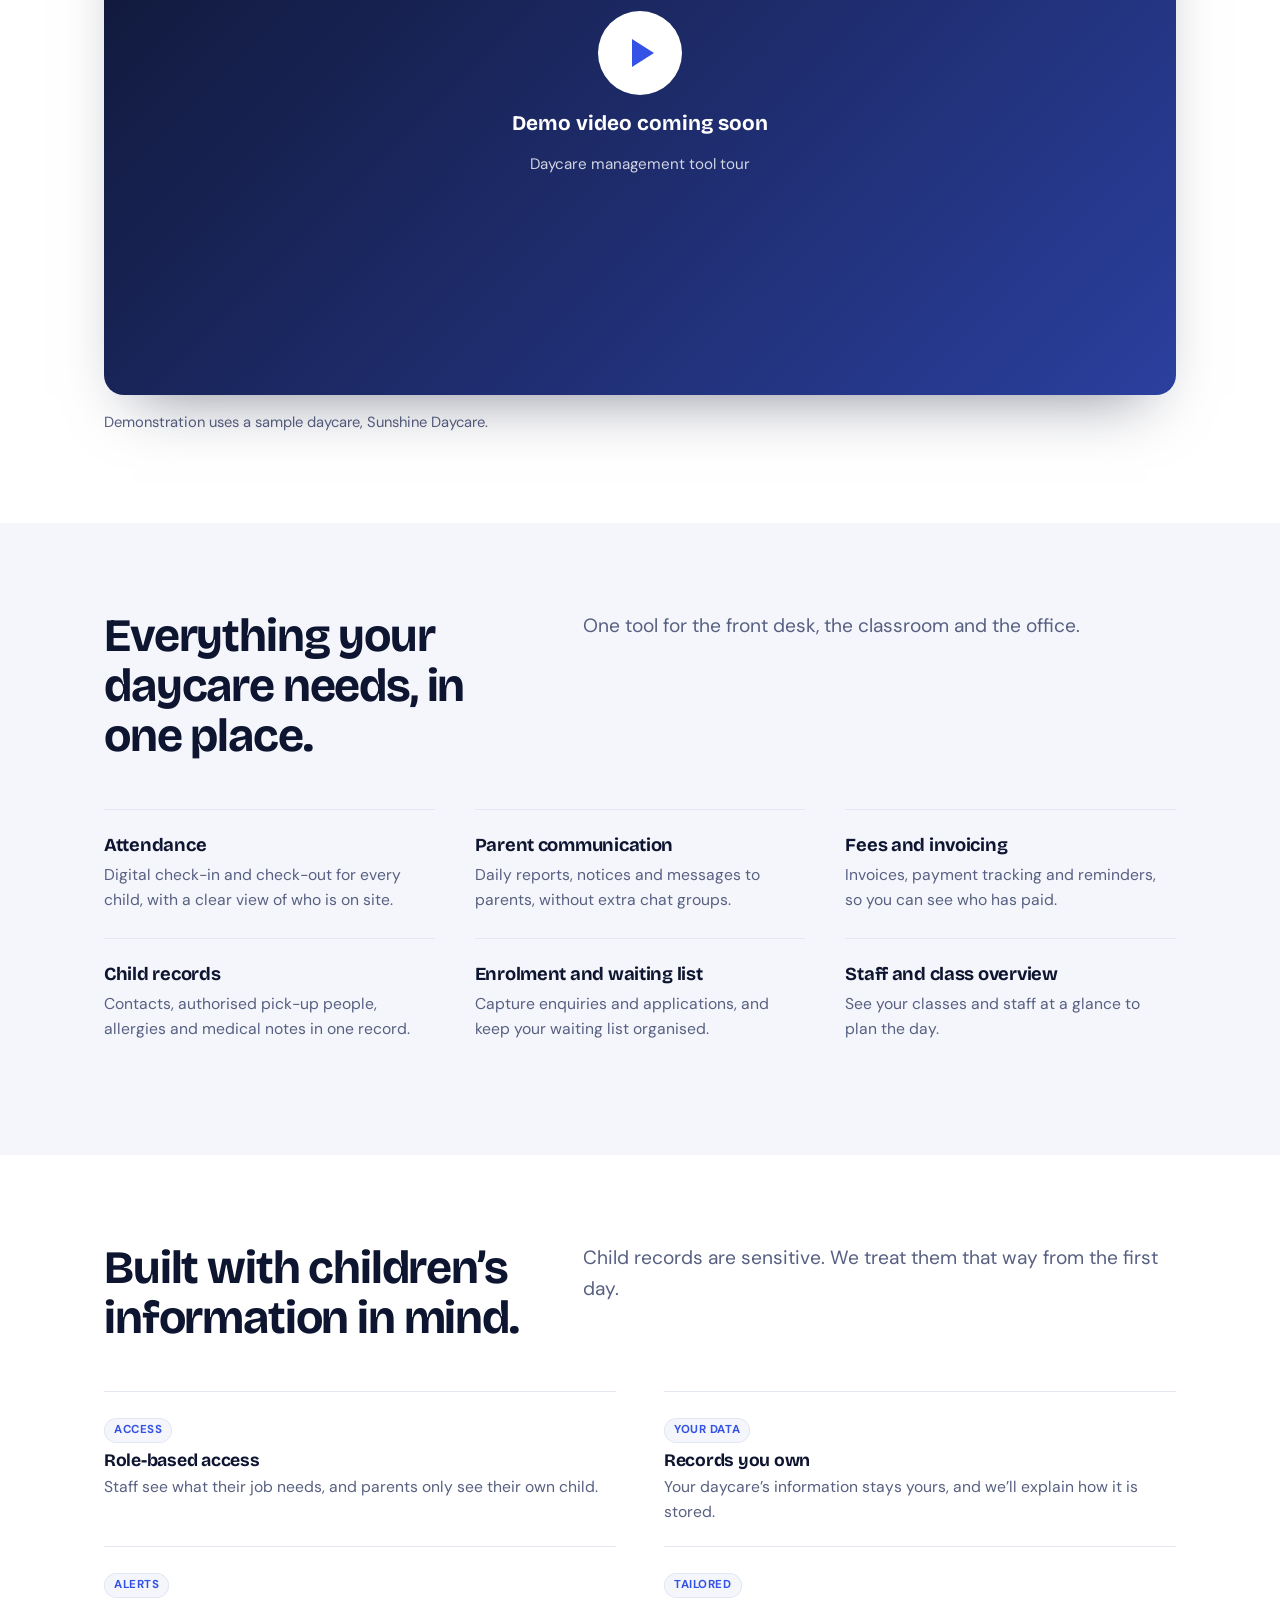
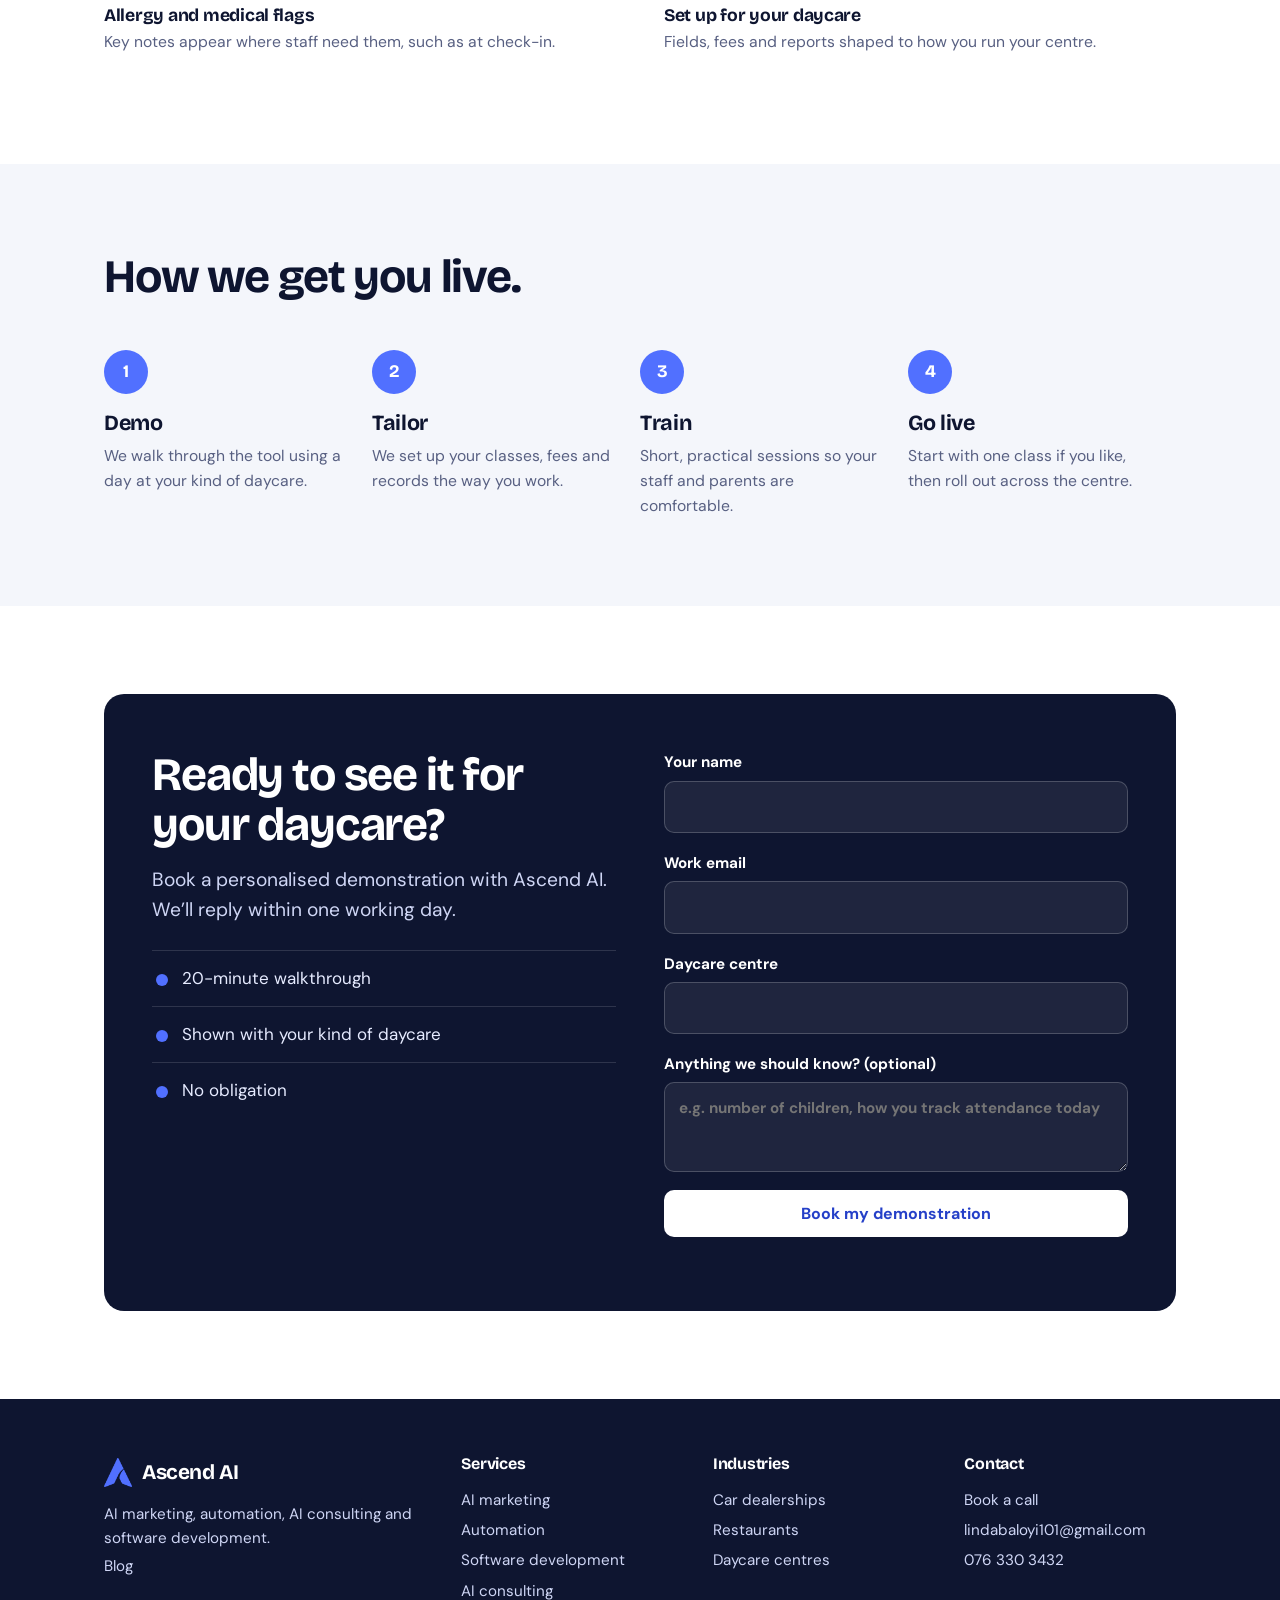
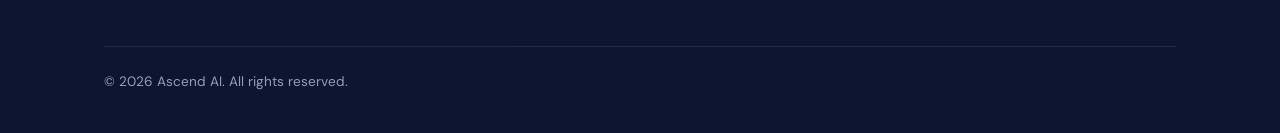
<file: industries/daycare-centres/index.html>
<!DOCTYPE html>
<html lang="en"><head><meta charset="utf-8"><meta name="viewport" content="width=device-width, initial-scale=1">
<title>Daycare management tool | Ascend AI</title><meta name="description" content="One simple system for attendance, parent communication, fees and child records. Book a free demonstration for your daycare."><link rel="canonical" href="https://ascendai.co.za/industries/daycare-centres/">
<meta property="og:type" content="website"><meta property="og:site_name" content="Ascend AI"><meta property="og:title" content="Run your daycare from one simple system | Ascend AI"><meta property="og:description" content="Attendance, parent updates, fees and child records in one place for daycare centres."><meta property="og:url" content="https://ascendai.co.za/industries/daycare-centres/"><meta property="og:image" content="https://ascendai.co.za/assets/img/og-image.png"><meta name="twitter:card" content="summary_large_image">
<meta name="referrer" content="strict-origin-when-cross-origin"><meta name="theme-color" content="#5170ff"><link rel="icon" type="image/png" href="../../assets/img/favicon.png"><link rel="apple-touch-icon" href="../../assets/img/apple-touch-icon.png">
<link rel="preconnect" href="https://fonts.googleapis.com"><link rel="preconnect" href="https://fonts.gstatic.com" crossorigin>
<link href="https://fonts.googleapis.com/css2?family=Bricolage+Grotesque:opsz,wght@12..96,700&family=DM+Sans:wght@400;700&display=swap" rel="stylesheet">
<link rel="stylesheet" href="../../assets/css/tokens.css"><link rel="stylesheet" href="../../assets/css/base.css"><link rel="stylesheet" href="../../assets/css/layout.css"><link rel="stylesheet" href="../../assets/css/components.css"><link rel="stylesheet" href="../../assets/css/pages/industry.css">
</head><body>
<a class="skip" href="#main">Skip to content</a>
<header class="site-header"><div class="container bar"><a class="brand" href="../../index.html"><img src="../../assets/img/logo.png" alt="" width="28" height="29">Ascend AI</a>
<button class="nav-toggle" aria-expanded="false" aria-controls="nav">Menu</button>
<nav id="nav" class="nav" aria-label="Main"><a href="../../services/ai-marketing/index.html">AI marketing</a><a href="../../services/automation/index.html">Automation</a><a href="../../services/software-development/index.html">Software development</a><a href="../../services/ai-consulting/index.html">AI consulting</a><div class="dropdown is-current"><button class="dropdown-toggle" type="button" aria-expanded="false" aria-controls="menu-industries">Industries</button><div class="dropdown-menu" id="menu-industries"><a href="../../industries/car-dealerships/index.html"><b>Car dealerships</b><small>WhatsApp automation</small></a><a href="../../industries/restaurants/index.html"><b>Restaurants</b><small>WhatsApp automation</small></a><a href="../../industries/daycare-centres/index.html" aria-current="page"><b>Daycare centres</b><small>Management tool</small></a></div></div><a class="btn" href="#book">Book a demo</a></nav></div></header>
<main id="main">
<section class="dl-hero"><div class="container grid">
<div><span class="dl-eyebrow">For daycare centres</span>
<h1>Run your daycare from one simple system.</h1>
<p class="lead">Attendance, parent communication, fees and child records in one place. Less paperwork and fewer WhatsApp groups, so your team has more time with the children.</p>
<div class="btn-row"><a class="btn" href="#book">Book a free demonstration</a><a class="btn btn--ghost" href="#video">Watch the demo</a></div>
<p class="dl-note">A personalised 20-minute walkthrough. No deck, no pressure.</p></div>
<div class="dash" aria-label="Example daycare management dashboard">
<div class="dash-top"><b>Sunshine Daycare</b><small>Today · Tuesday</small></div>
<div class="dash-body">
<div class="dash-kpis"><div><b>38</b><small>Checked in</small></div><div><b>4</b><small>Expected later</small></div><div><b>2</b><small>Fees overdue</small></div></div>
<div><h4>Attendance</h4>
<div class="dash-row"><span class="dot">AM</span>Amara M.<span class="t">In 07:42</span></div>
<div class="dash-row"><span class="dot">LK</span>Liam K.<span class="t">In 07:55</span></div>
<div class="dash-row"><span class="dot">ZN</span>Zanele N.<span class="t warn">Allergy: peanuts</span></div></div>
<div><h4>Parent updates</h4>
<div class="dash-row"><span class="dot">✓</span>Daily report sent to 36 parents<span class="t">14:30</span></div></div>
</div></div>
</div></section>

<section class="section section--alt"><div class="container">
<div class="split"><h2>Too much of the day goes on admin.</h2><p class="lead">Paper registers, scattered messages and spreadsheets take time away from the children and the parents you serve.</p></div>
<div class="dl-stats"><div><h3>Paper registers</h3><p>Attendance on paper is slow to check and easy to lose.</p></div><div><h3>Scattered messages</h3><p>Updates to parents spread across chats, calls and notes.</p></div><div><h3>Chasing fees</h3><p>Invoices and reminders handled by hand, month after month.</p></div><div><h3>Records everywhere</h3><p>Allergies, contacts and medical notes in different places.</p></div></div></div></section>

<section class="section" id="video"><div class="container">
<div class="split"><h2>See it in action.</h2><p class="lead">Take a quick tour of a day at a daycare, from check-in to the parent’s end-of-day report.</p></div>
<!-- To go live: put the YouTube video ID in data-youtube-id (the part after v= in the link). -->
<div class="video-frame" id="demo-video" data-youtube-id="">
<span class="video-tag">Video preview placeholder</span>
<button class="video-btn" type="button" aria-label="Play the demonstration video"><span class="play" aria-hidden="true"></span><strong>Demo video coming soon</strong><span class="sub">Daycare management tool tour</span></button></div>
<p class="video-caption">Demonstration uses a sample daycare, Sunshine Daycare.</p>
</div></section>

<section class="section section--alt"><div class="container">
<div class="split"><h2>Everything your daycare needs, in one place.</h2><p class="lead">One tool for the front desk, the classroom and the office.</p></div>
<div class="dl-grid"><div><h3>Attendance</h3><p>Digital check-in and check-out for every child, with a clear view of who is on site.</p></div><div><h3>Parent communication</h3><p>Daily reports, notices and messages to parents, without extra chat groups.</p></div><div><h3>Fees and invoicing</h3><p>Invoices, payment tracking and reminders, so you can see who has paid.</p></div><div><h3>Child records</h3><p>Contacts, authorised pick-up people, allergies and medical notes in one record.</p></div><div><h3>Enrolment and waiting list</h3><p>Capture enquiries and applications, and keep your waiting list organised.</p></div><div><h3>Staff and class overview</h3><p>See your classes and staff at a glance to plan the day.</p></div></div></div></section>

<section class="section"><div class="container">
<div class="split"><h2>Built with children’s information in mind.</h2><p class="lead">Child records are sensitive. We treat them that way from the first day.</p></div>
<div class="dl-limits"><div class="item"><span class="pill">Access</span><h3>Role-based access</h3><p>Staff see what their job needs, and parents only see their own child.</p></div><div class="item"><span class="pill">Your data</span><h3>Records you own</h3><p>Your daycare’s information stays yours, and we’ll explain how it is stored.</p></div><div class="item"><span class="pill">Alerts</span><h3>Allergy and medical flags</h3><p>Key notes appear where staff need them, such as at check-in.</p></div><div class="item"><span class="pill">Tailored</span><h3>Set up for your daycare</h3><p>Fields, fees and reports shaped to how you run your centre.</p></div></div></div></section>

<section class="section section--alt"><div class="container">
<h2>How we get you live.</h2>
<ol class="steps"><li><h3>Demo</h3><p>We walk through the tool using a day at your kind of daycare.</p></li><li><h3>Tailor</h3><p>We set up your classes, fees and records the way you work.</p></li><li><h3>Train</h3><p>Short, practical sessions so your staff and parents are comfortable.</p></li><li><h3>Go live</h3><p>Start with one class if you like, then roll out across the centre.</p></li></ol></div></section>

<section class="section" id="book"><div class="container"><div class="dl-form-wrap">
<div><h2>Ready to see it for your daycare?</h2><p class="lead">Book a personalised demonstration with Ascend AI. We’ll reply within one working day.</p>
<ul class="checks"><li>20-minute walkthrough</li><li>Shown with your kind of daycare</li><li>No obligation</li></ul></div>
<form class="form" id="contact-form" action="mailto:lindabaloyi101@gmail.com" method="post" enctype="text/plain"><label>Your name<input name="name" required autocomplete="name"></label><label>Work email<input name="email" type="email" required autocomplete="email"></label><label>Daycare centre<input name="company" required autocomplete="organization"></label><label>Anything we should know? (optional)<textarea name="message" placeholder="e.g. number of children, how you track attendance today"></textarea></label>
<input class="hp" name="website" tabindex="-1" autocomplete="off" aria-hidden="true"><button class="btn" type="submit">Book my demonstration</button><p class="form-status" id="form-status" role="status"></p></form>
</div></div></section>
</main>
<footer class="site-footer"><div class="container"><div><a class="brand" href="../../index.html"><img src="../../assets/img/logo.png" alt="" width="28" height="29">Ascend AI</a><p>AI marketing, automation, AI consulting and software development.</p><a href="../../blog/index.html">Blog</a></div>
<div><h3>Services</h3><a href="../../services/ai-marketing/index.html">AI marketing</a><a href="../../services/automation/index.html">Automation</a><a href="../../services/software-development/index.html">Software development</a><a href="../../services/ai-consulting/index.html">AI consulting</a></div>
<div><h3>Industries</h3><a href="../../industries/car-dealerships/index.html">Car dealerships</a><a href="../../industries/restaurants/index.html">Restaurants</a><a href="../../industries/daycare-centres/index.html">Daycare centres</a></div>
<div><h3>Contact</h3><a href="../../contact/index.html">Book a call</a><a href="mailto:lindabaloyi101@gmail.com">lindabaloyi101@gmail.com</a><a href="tel:+27763303432">076 330 3432</a></div>
<p class="copyright">© 2026 Ascend AI. All rights reserved.</p></div></footer>
<script src="../../assets/js/config.js"></script><script src="../../assets/js/nav.js"></script><script src="../../assets/js/video-embed.js"></script><script src="../../assets/js/contact-form.js"></script>
</body></html>
</file>
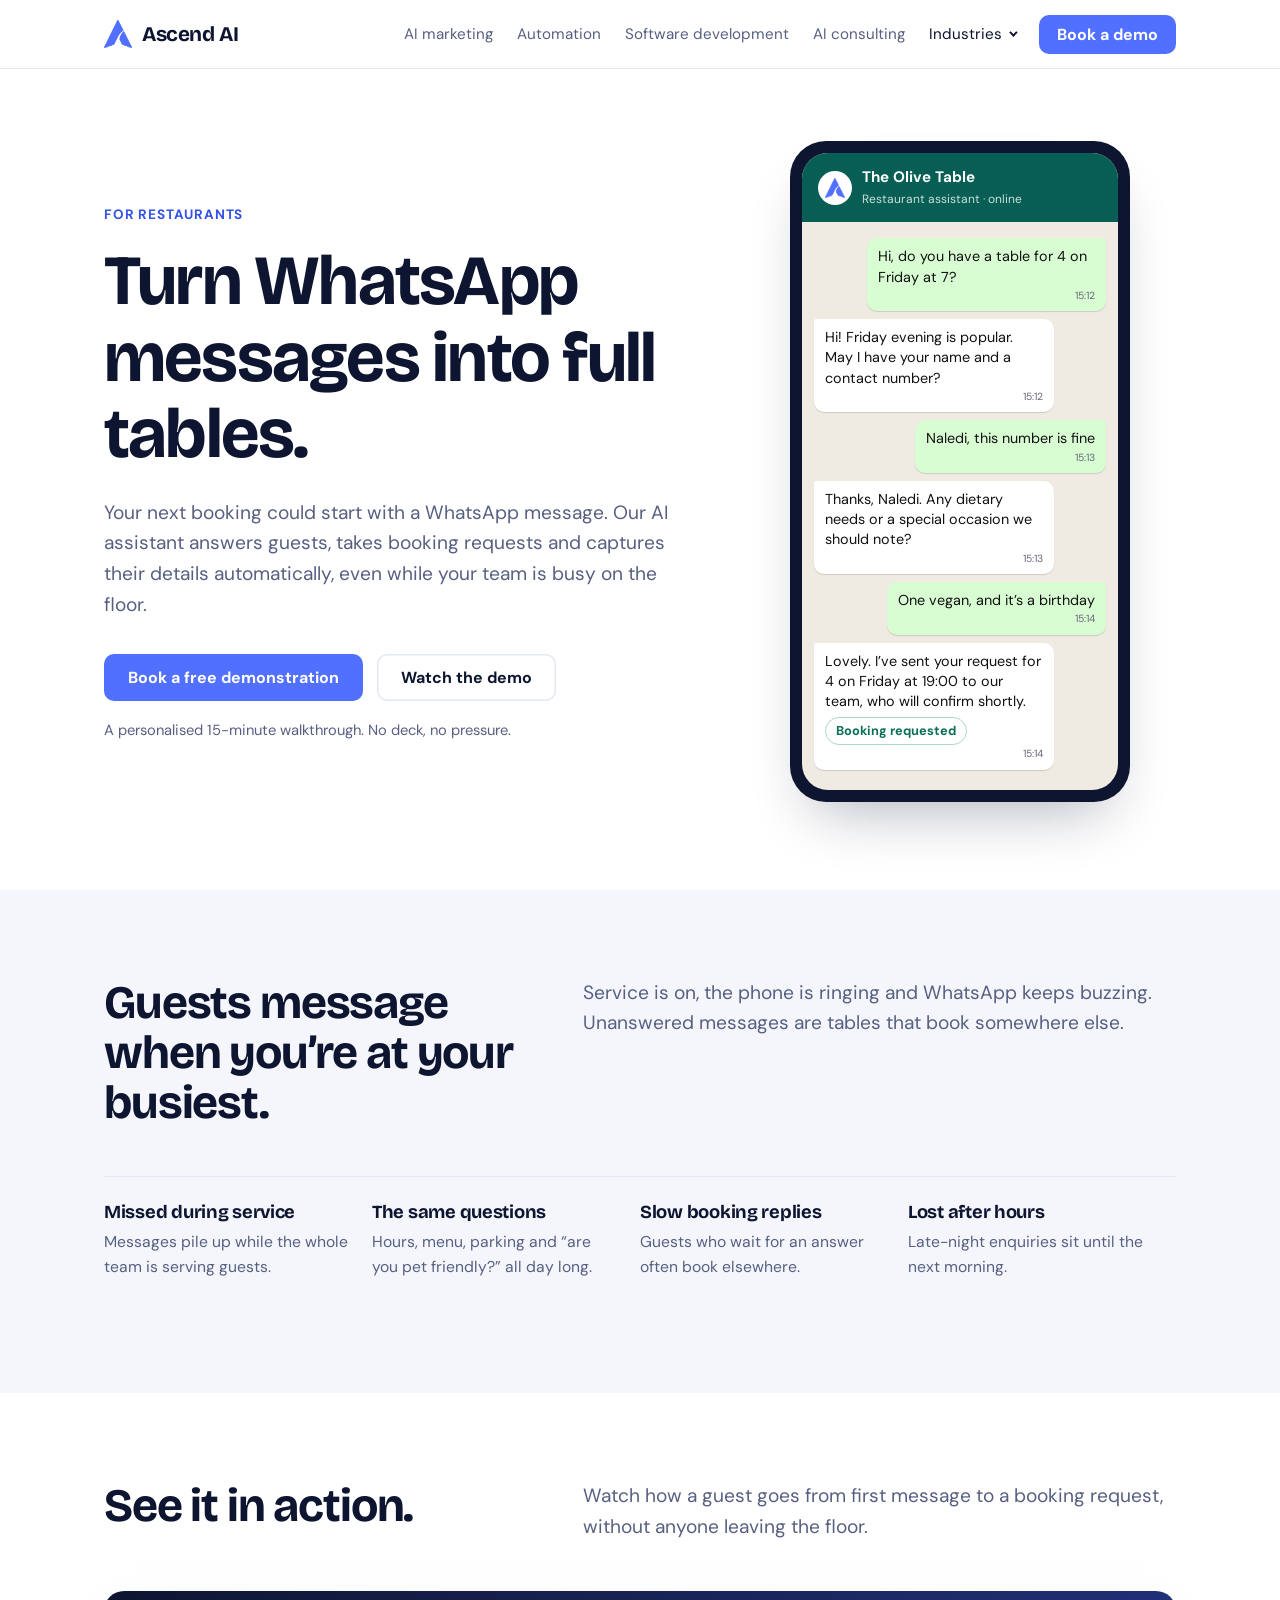
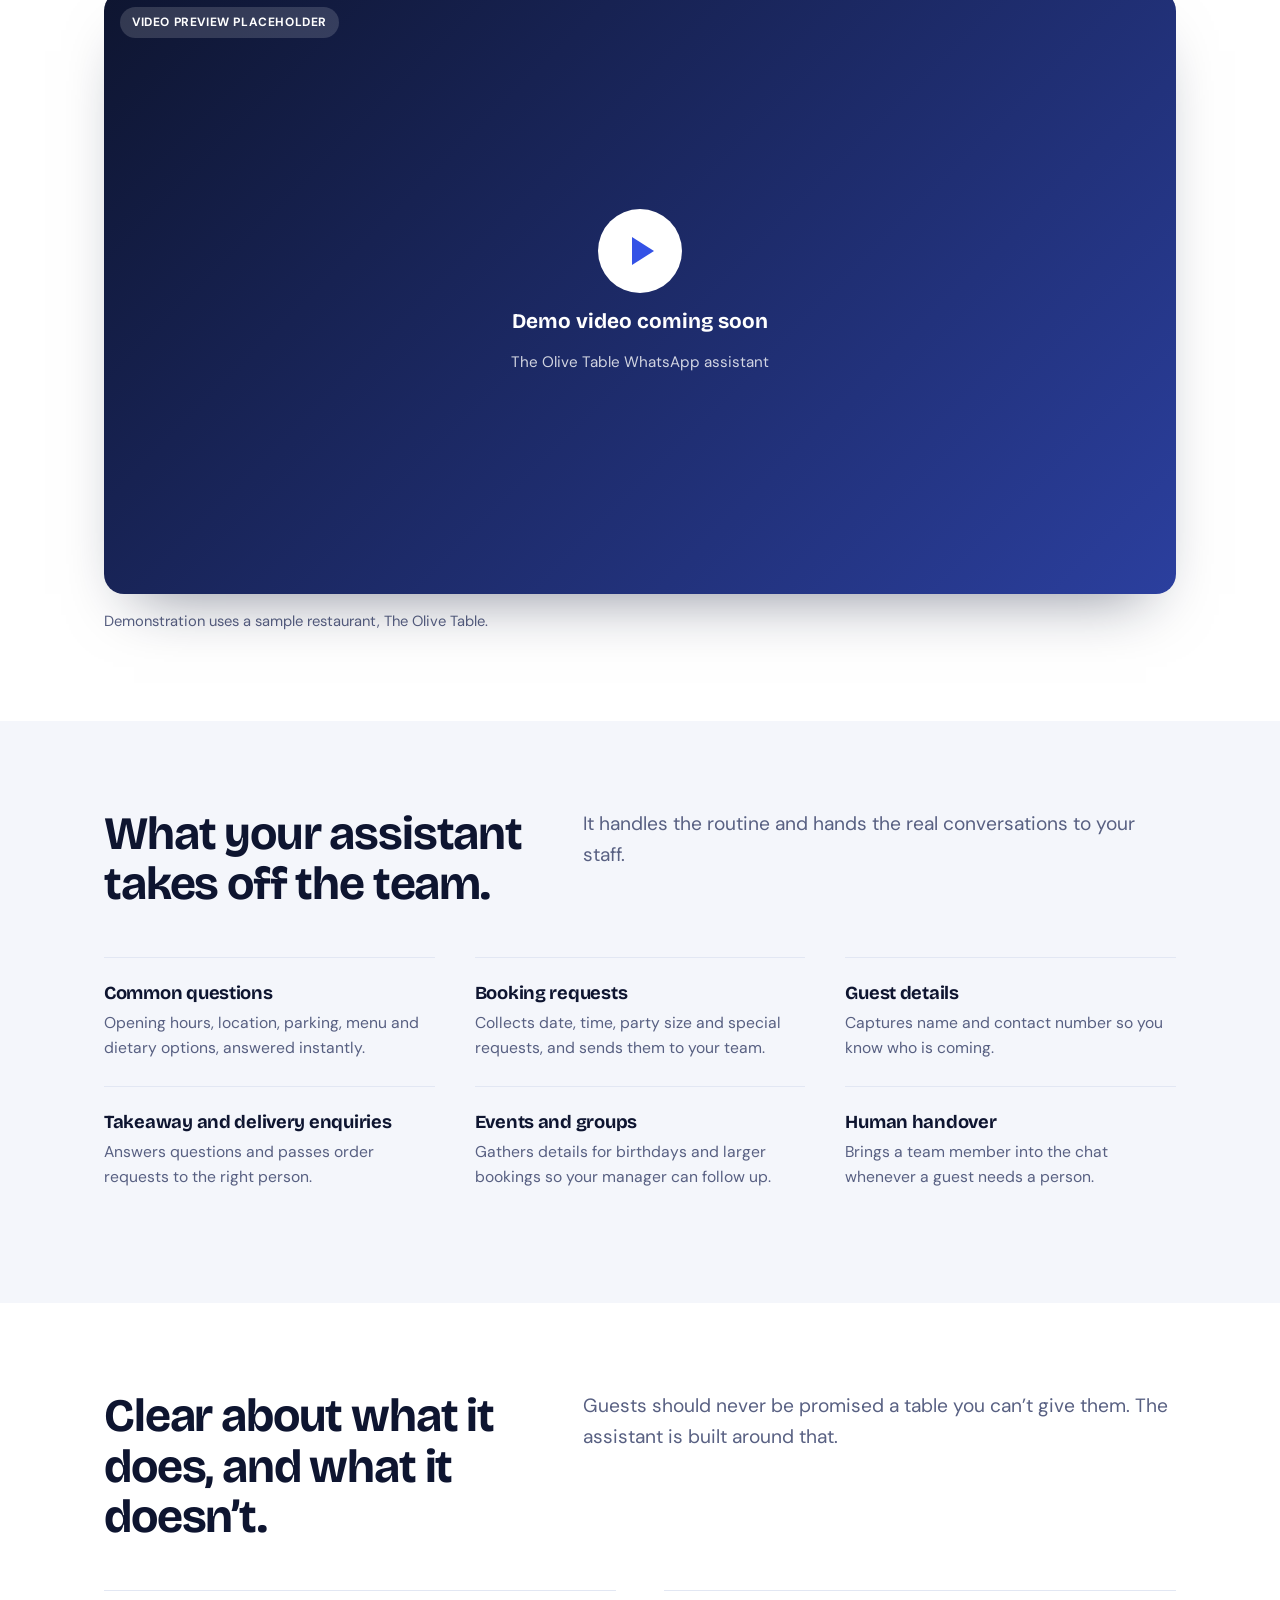
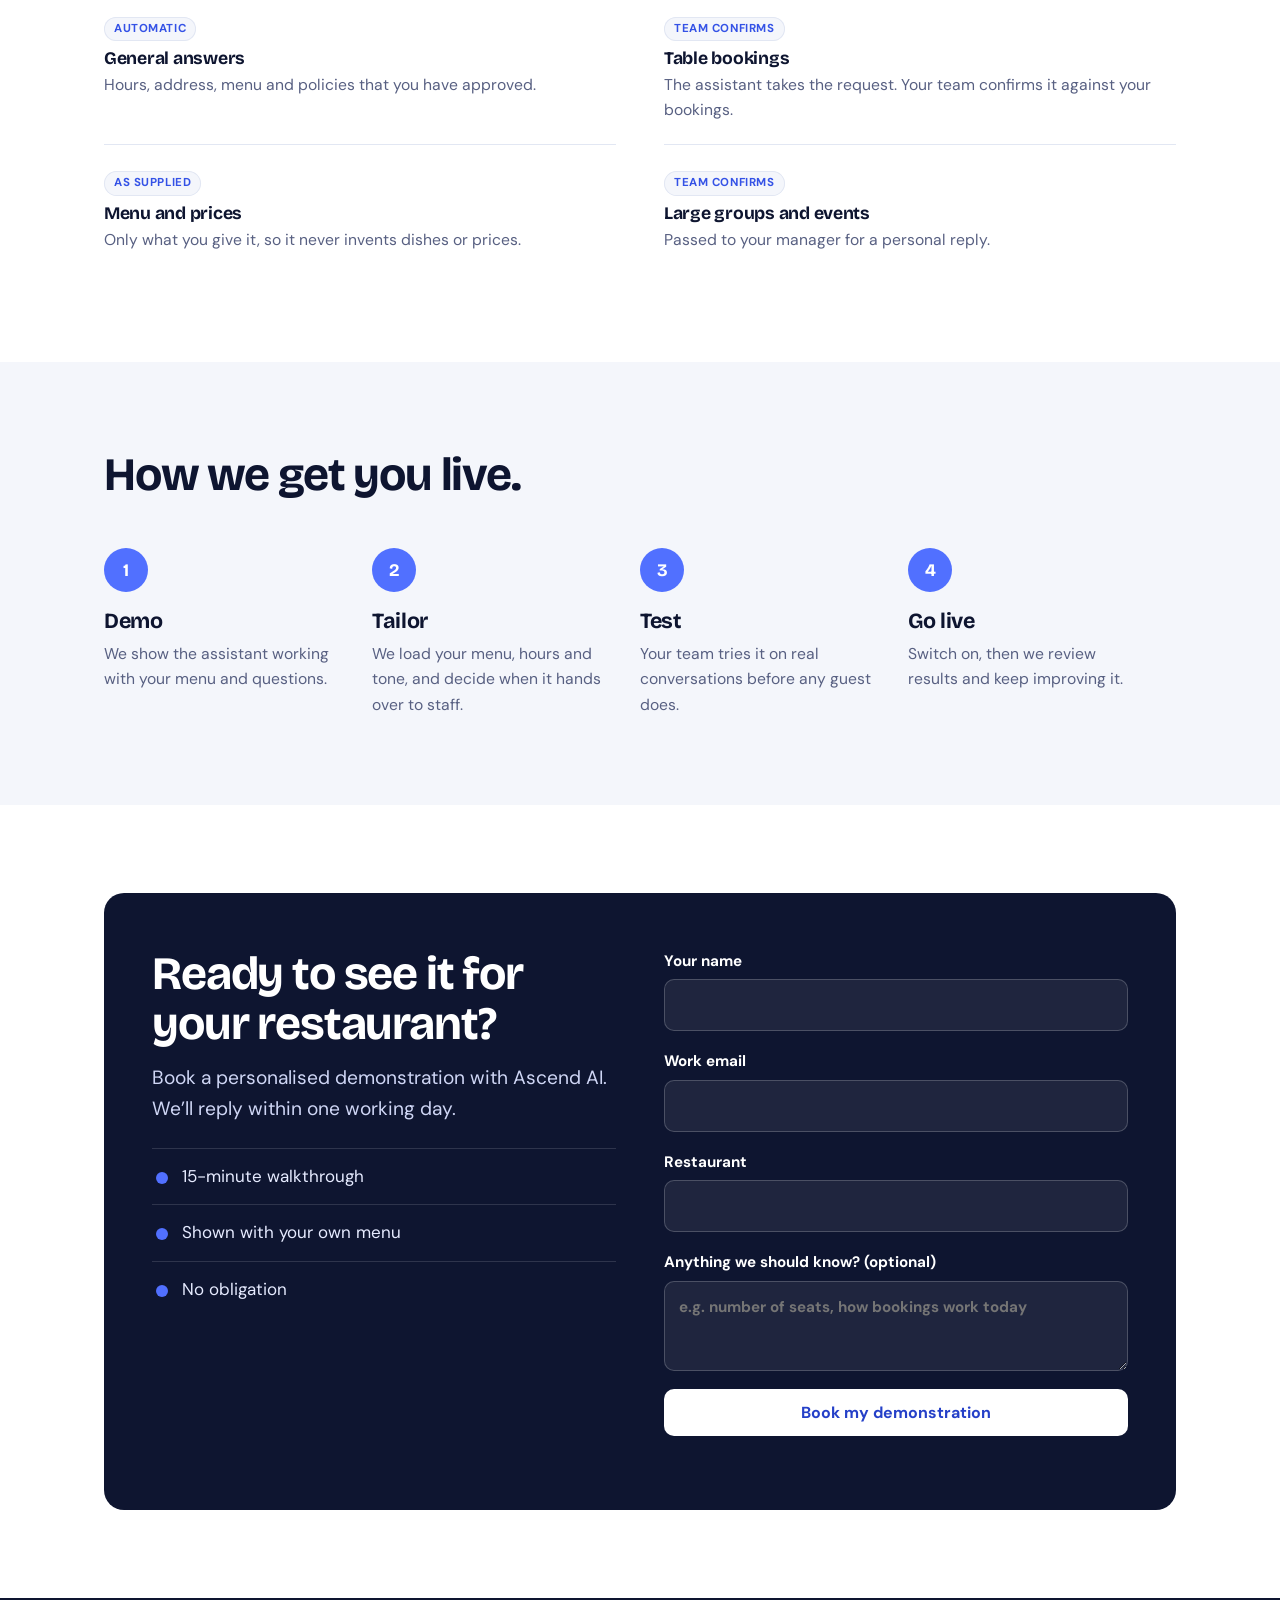
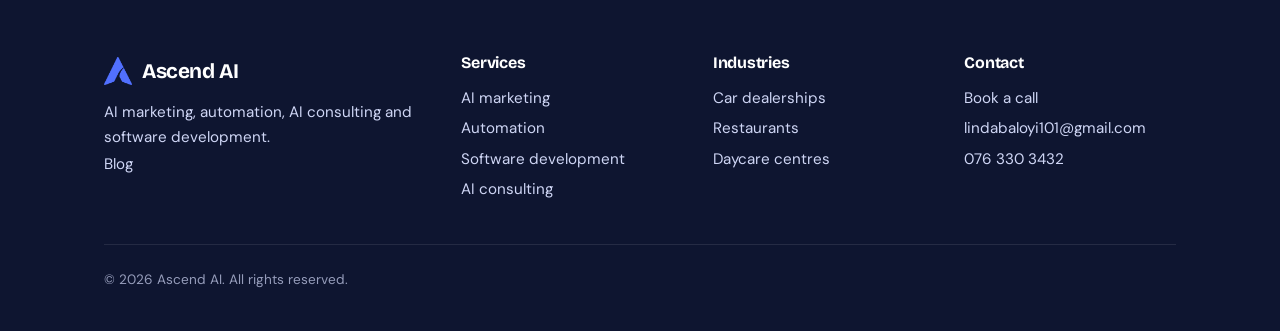
<file: industries/restaurants/index.html>
<!DOCTYPE html>
<html lang="en"><head><meta charset="utf-8"><meta name="viewport" content="width=device-width, initial-scale=1">
<title>WhatsApp AI assistant for restaurants | Ascend AI</title><meta name="description" content="Answer guest questions, take booking requests and capture guest details on WhatsApp automatically. Book a free demonstration."><link rel="canonical" href="https://ascendai.co.za/industries/restaurants/">
<meta property="og:type" content="website"><meta property="og:site_name" content="Ascend AI"><meta property="og:title" content="Turn WhatsApp messages into full tables | Ascend AI"><meta property="og:description" content="An AI WhatsApp assistant that answers guests, takes booking requests and captures their details."><meta property="og:url" content="https://ascendai.co.za/industries/restaurants/"><meta property="og:image" content="https://ascendai.co.za/assets/img/og-image.png"><meta name="twitter:card" content="summary_large_image">
<meta name="referrer" content="strict-origin-when-cross-origin"><meta name="theme-color" content="#5170ff"><link rel="icon" type="image/png" href="../../assets/img/favicon.png"><link rel="apple-touch-icon" href="../../assets/img/apple-touch-icon.png">
<link rel="preconnect" href="https://fonts.googleapis.com"><link rel="preconnect" href="https://fonts.gstatic.com" crossorigin>
<link href="https://fonts.googleapis.com/css2?family=Bricolage+Grotesque:opsz,wght@12..96,700&family=DM+Sans:wght@400;700&display=swap" rel="stylesheet">
<link rel="stylesheet" href="../../assets/css/tokens.css"><link rel="stylesheet" href="../../assets/css/base.css"><link rel="stylesheet" href="../../assets/css/layout.css"><link rel="stylesheet" href="../../assets/css/components.css"><link rel="stylesheet" href="../../assets/css/pages/industry.css">
</head><body>
<a class="skip" href="#main">Skip to content</a>
<header class="site-header"><div class="container bar"><a class="brand" href="../../index.html"><img src="../../assets/img/logo.png" alt="" width="28" height="29">Ascend AI</a>
<button class="nav-toggle" aria-expanded="false" aria-controls="nav">Menu</button>
<nav id="nav" class="nav" aria-label="Main"><a href="../../services/ai-marketing/index.html">AI marketing</a><a href="../../services/automation/index.html">Automation</a><a href="../../services/software-development/index.html">Software development</a><a href="../../services/ai-consulting/index.html">AI consulting</a><div class="dropdown is-current"><button class="dropdown-toggle" type="button" aria-expanded="false" aria-controls="menu-industries">Industries</button><div class="dropdown-menu" id="menu-industries"><a href="../../industries/car-dealerships/index.html"><b>Car dealerships</b><small>WhatsApp automation</small></a><a href="../../industries/restaurants/index.html" aria-current="page"><b>Restaurants</b><small>WhatsApp automation</small></a><a href="../../industries/daycare-centres/index.html"><b>Daycare centres</b><small>Management tool</small></a></div></div><a class="btn" href="#book">Book a demo</a></nav></div></header>
<main id="main">
<section class="dl-hero"><div class="container grid">
<div><span class="dl-eyebrow">For restaurants</span>
<h1>Turn WhatsApp messages into full tables.</h1>
<p class="lead">Your next booking could start with a WhatsApp message. Our AI assistant answers guests, takes booking requests and captures their details automatically, even while your team is busy on the floor.</p>
<div class="btn-row"><a class="btn" href="#book">Book a free demonstration</a><a class="btn btn--ghost" href="#video">Watch the demo</a></div>
<p class="dl-note">A personalised 15-minute walkthrough. No deck, no pressure.</p></div>
<div class="phone" aria-label="Example WhatsApp conversation with the restaurant assistant"><div class="phone-screen">
<div class="phone-top"><span class="avatar"><img src="../../assets/img/logo.png" alt="" width="20" height="20"></span><div><b>The Olive Table</b><small>Restaurant assistant · online</small></div></div>
<div class="chat">
<div class="msg out">Hi, do you have a table for 4 on Friday at 7?<time>15:12</time></div>
<div class="msg in">Hi! Friday evening is popular. May I have your name and a contact number?<time>15:12</time></div>
<div class="msg out">Naledi, this number is fine<time>15:13</time></div>
<div class="msg in">Thanks, Naledi. Any dietary needs or a special occasion we should note?<time>15:13</time></div>
<div class="msg out">One vegan, and it’s a birthday<time>15:14</time></div>
<div class="msg in">Lovely. I’ve sent your request for 4 on Friday at 19:00 to our team, who will confirm shortly.<br><span class="chip">Booking requested</span><time>15:14</time></div>
</div></div></div>
</div></section>

<section class="section section--alt"><div class="container">
<div class="split"><h2>Guests message when you’re at your busiest.</h2><p class="lead">Service is on, the phone is ringing and WhatsApp keeps buzzing. Unanswered messages are tables that book somewhere else.</p></div>
<div class="dl-stats"><div><h3>Missed during service</h3><p>Messages pile up while the whole team is serving guests.</p></div><div><h3>The same questions</h3><p>Hours, menu, parking and “are you pet friendly?” all day long.</p></div><div><h3>Slow booking replies</h3><p>Guests who wait for an answer often book elsewhere.</p></div><div><h3>Lost after hours</h3><p>Late-night enquiries sit until the next morning.</p></div></div></div></section>

<section class="section" id="video"><div class="container">
<div class="split"><h2>See it in action.</h2><p class="lead">Watch how a guest goes from first message to a booking request, without anyone leaving the floor.</p></div>
<!-- To go live: put the YouTube video ID in data-youtube-id (the part after v= in the link). -->
<div class="video-frame" id="demo-video" data-youtube-id="">
<span class="video-tag">Video preview placeholder</span>
<button class="video-btn" type="button" aria-label="Play the demonstration video"><span class="play" aria-hidden="true"></span><strong>Demo video coming soon</strong><span class="sub">The Olive Table WhatsApp assistant</span></button></div>
<p class="video-caption">Demonstration uses a sample restaurant, The Olive Table.</p>
</div></section>

<section class="section section--alt"><div class="container">
<div class="split"><h2>What your assistant takes off the team.</h2><p class="lead">It handles the routine and hands the real conversations to your staff.</p></div>
<div class="dl-grid"><div><h3>Common questions</h3><p>Opening hours, location, parking, menu and dietary options, answered instantly.</p></div><div><h3>Booking requests</h3><p>Collects date, time, party size and special requests, and sends them to your team.</p></div><div><h3>Guest details</h3><p>Captures name and contact number so you know who is coming.</p></div><div><h3>Takeaway and delivery enquiries</h3><p>Answers questions and passes order requests to the right person.</p></div><div><h3>Events and groups</h3><p>Gathers details for birthdays and larger bookings so your manager can follow up.</p></div><div><h3>Human handover</h3><p>Brings a team member into the chat whenever a guest needs a person.</p></div></div></div></section>

<section class="section"><div class="container">
<div class="split"><h2>Clear about what it does, and what it doesn’t.</h2><p class="lead">Guests should never be promised a table you can’t give them. The assistant is built around that.</p></div>
<div class="dl-limits"><div class="item"><span class="pill">Automatic</span><h3>General answers</h3><p>Hours, address, menu and policies that you have approved.</p></div><div class="item"><span class="pill">Team confirms</span><h3>Table bookings</h3><p>The assistant takes the request. Your team confirms it against your bookings.</p></div><div class="item"><span class="pill">As supplied</span><h3>Menu and prices</h3><p>Only what you give it, so it never invents dishes or prices.</p></div><div class="item"><span class="pill">Team confirms</span><h3>Large groups and events</h3><p>Passed to your manager for a personal reply.</p></div></div></div></section>

<section class="section section--alt"><div class="container">
<h2>How we get you live.</h2>
<ol class="steps"><li><h3>Demo</h3><p>We show the assistant working with your menu and questions.</p></li><li><h3>Tailor</h3><p>We load your menu, hours and tone, and decide when it hands over to staff.</p></li><li><h3>Test</h3><p>Your team tries it on real conversations before any guest does.</p></li><li><h3>Go live</h3><p>Switch on, then we review results and keep improving it.</p></li></ol></div></section>

<section class="section" id="book"><div class="container"><div class="dl-form-wrap">
<div><h2>Ready to see it for your restaurant?</h2><p class="lead">Book a personalised demonstration with Ascend AI. We’ll reply within one working day.</p>
<ul class="checks"><li>15-minute walkthrough</li><li>Shown with your own menu</li><li>No obligation</li></ul></div>
<form class="form" id="contact-form" action="mailto:lindabaloyi101@gmail.com" method="post" enctype="text/plain"><label>Your name<input name="name" required autocomplete="name"></label><label>Work email<input name="email" type="email" required autocomplete="email"></label><label>Restaurant<input name="company" required autocomplete="organization"></label><label>Anything we should know? (optional)<textarea name="message" placeholder="e.g. number of seats, how bookings work today"></textarea></label>
<input class="hp" name="website" tabindex="-1" autocomplete="off" aria-hidden="true"><button class="btn" type="submit">Book my demonstration</button><p class="form-status" id="form-status" role="status"></p></form>
</div></div></section>
</main>
<footer class="site-footer"><div class="container"><div><a class="brand" href="../../index.html"><img src="../../assets/img/logo.png" alt="" width="28" height="29">Ascend AI</a><p>AI marketing, automation, AI consulting and software development.</p><a href="../../blog/index.html">Blog</a></div>
<div><h3>Services</h3><a href="../../services/ai-marketing/index.html">AI marketing</a><a href="../../services/automation/index.html">Automation</a><a href="../../services/software-development/index.html">Software development</a><a href="../../services/ai-consulting/index.html">AI consulting</a></div>
<div><h3>Industries</h3><a href="../../industries/car-dealerships/index.html">Car dealerships</a><a href="../../industries/restaurants/index.html">Restaurants</a><a href="../../industries/daycare-centres/index.html">Daycare centres</a></div>
<div><h3>Contact</h3><a href="../../contact/index.html">Book a call</a><a href="mailto:lindabaloyi101@gmail.com">lindabaloyi101@gmail.com</a><a href="tel:+27763303432">076 330 3432</a></div>
<p class="copyright">© 2026 Ascend AI. All rights reserved.</p></div></footer>
<script src="../../assets/js/config.js"></script><script src="../../assets/js/nav.js"></script><script src="../../assets/js/video-embed.js"></script><script src="../../assets/js/contact-form.js"></script>
</body></html>
</file>
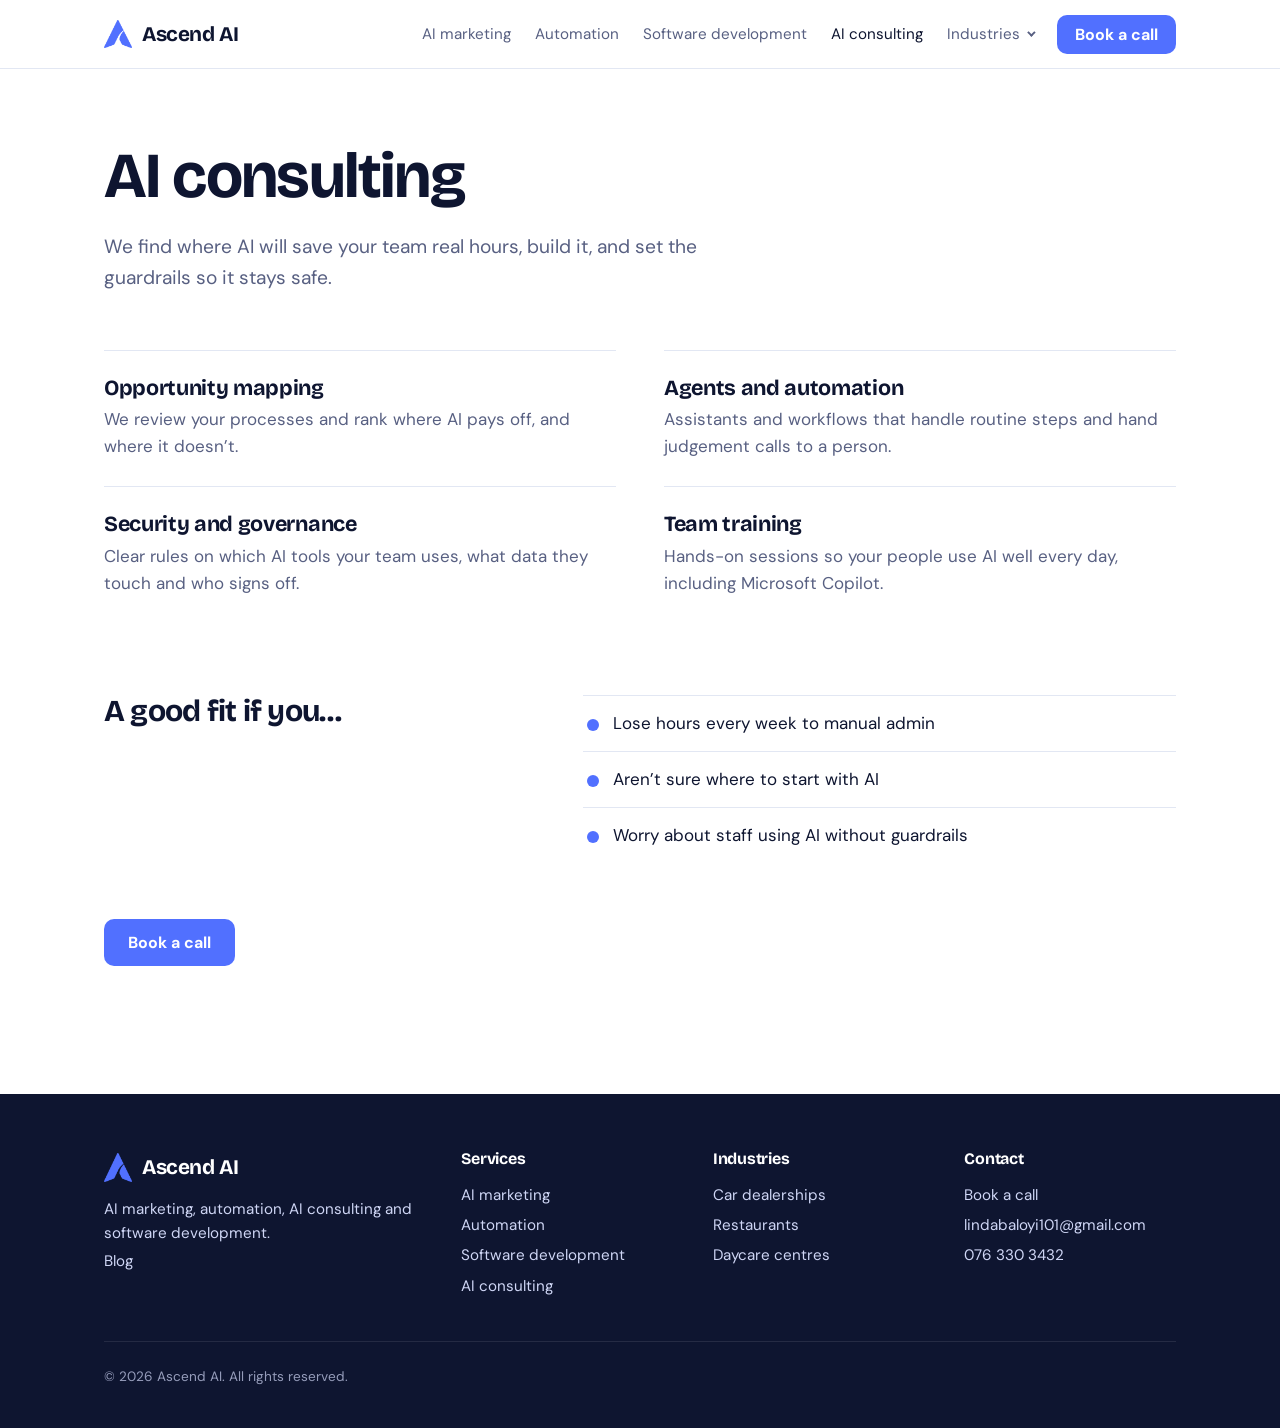
<file: services/ai-consulting/index.html>
<!DOCTYPE html>
<html lang="en"><head><meta charset="utf-8"><meta name="viewport" content="width=device-width, initial-scale=1">
<title>AI consulting | Ascend AI</title><meta name="description" content="We find where AI will save your team real hours, build it, and set the guardrails so it stays safe."><link rel="canonical" href="https://ascendai.co.za/services/ai-consulting/">
<meta property="og:type" content="website"><meta property="og:site_name" content="Ascend AI"><meta property="og:title" content="AI consulting | Ascend AI"><meta property="og:description" content="We find where AI will save your team real hours, build it, and set the guardrails so it stays safe."><meta property="og:url" content="https://ascendai.co.za/services/ai-consulting/"><meta property="og:image" content="https://ascendai.co.za/assets/img/og-image.png"><meta name="twitter:card" content="summary_large_image">
<meta name="theme-color" content="#5170ff"><link rel="icon" type="image/png" href="../../assets/img/favicon.png"><link rel="apple-touch-icon" href="../../assets/img/apple-touch-icon.png">
<link rel="preconnect" href="https://fonts.googleapis.com"><link rel="preconnect" href="https://fonts.gstatic.com" crossorigin>
<link href="https://fonts.googleapis.com/css2?family=Bricolage+Grotesque:opsz,wght@12..96,700&family=DM+Sans:wght@400;700&display=swap" rel="stylesheet">
<link rel="stylesheet" href="../../assets/css/tokens.css"><link rel="stylesheet" href="../../assets/css/base.css"><link rel="stylesheet" href="../../assets/css/layout.css"><link rel="stylesheet" href="../../assets/css/components.css"><link rel="stylesheet" href="../../assets/css/pages/service.css">
</head><body>
<a class="skip" href="#main">Skip to content</a>
<header class="site-header"><div class="container bar"><a class="brand" href="../../index.html"><img src="../../assets/img/logo.png" alt="" width="28" height="29">Ascend AI</a>
<button class="nav-toggle" aria-expanded="false" aria-controls="nav">Menu</button>
<nav id="nav" class="nav" aria-label="Main"><a href="../../services/ai-marketing/index.html">AI marketing</a><a href="../../services/automation/index.html">Automation</a><a href="../../services/software-development/index.html">Software development</a><a href="../../services/ai-consulting/index.html" aria-current="page">AI consulting</a><div class="dropdown"><button class="dropdown-toggle" type="button" aria-expanded="false" aria-controls="menu-industries">Industries</button><div class="dropdown-menu" id="menu-industries"><a href="../../industries/car-dealerships/index.html"><b>Car dealerships</b><small>WhatsApp automation</small></a><a href="../../industries/restaurants/index.html"><b>Restaurants</b><small>WhatsApp automation</small></a><a href="../../industries/daycare-centres/index.html"><b>Daycare centres</b><small>Management tool</small></a></div></div><a class="btn" href="../../contact/index.html">Book a call</a></nav></div></header>
<main id="main">
<section class="page-hero"><div class="container"><h1>AI consulting</h1><p class="lead">We find where AI will save your team real hours, build it, and set the guardrails so it stays safe.</p>
<div class="items"><div><h3>Opportunity mapping</h3><p>We review your processes and rank where AI pays off, and where it doesn’t.</p></div><div><h3>Agents and automation</h3><p>Assistants and workflows that handle routine steps and hand judgement calls to a person.</p></div><div><h3>Security and governance</h3><p>Clear rules on which AI tools your team uses, what data they touch and who signs off.</p></div><div><h3>Team training</h3><p>Hands-on sessions so your people use AI well every day, including Microsoft Copilot.</p></div></div>
<div class="split service-fit"><h2>A good fit if you…</h2><ul class="checks"><li>Lose hours every week to manual admin</li><li>Aren’t sure where to start with AI</li><li>Worry about staff using AI without guardrails</li></ul></div>
<div class="service-cta"><a class="btn" href="../../contact/index.html">Book a call</a></div></div></section>
</main>
<footer class="site-footer"><div class="container"><div><a class="brand" href="../../index.html"><img src="../../assets/img/logo.png" alt="" width="28" height="29">Ascend AI</a><p>AI marketing, automation, AI consulting and software development.</p><a href="../../blog/index.html">Blog</a></div>
<div><h3>Services</h3><a href="../../services/ai-marketing/index.html">AI marketing</a><a href="../../services/automation/index.html">Automation</a><a href="../../services/software-development/index.html">Software development</a><a href="../../services/ai-consulting/index.html">AI consulting</a></div>
<div><h3>Industries</h3><a href="../../industries/car-dealerships/index.html">Car dealerships</a><a href="../../industries/restaurants/index.html">Restaurants</a><a href="../../industries/daycare-centres/index.html">Daycare centres</a></div>
<div><h3>Contact</h3><a href="../../contact/index.html">Book a call</a><a href="mailto:lindabaloyi101@gmail.com">lindabaloyi101@gmail.com</a><a href="tel:+27763303432">076 330 3432</a></div>
<p class="copyright">© 2026 Ascend AI. All rights reserved.</p></div></footer>
<script src="../../assets/js/config.js"></script><script src="../../assets/js/nav.js"></script>
</body></html>
</file>
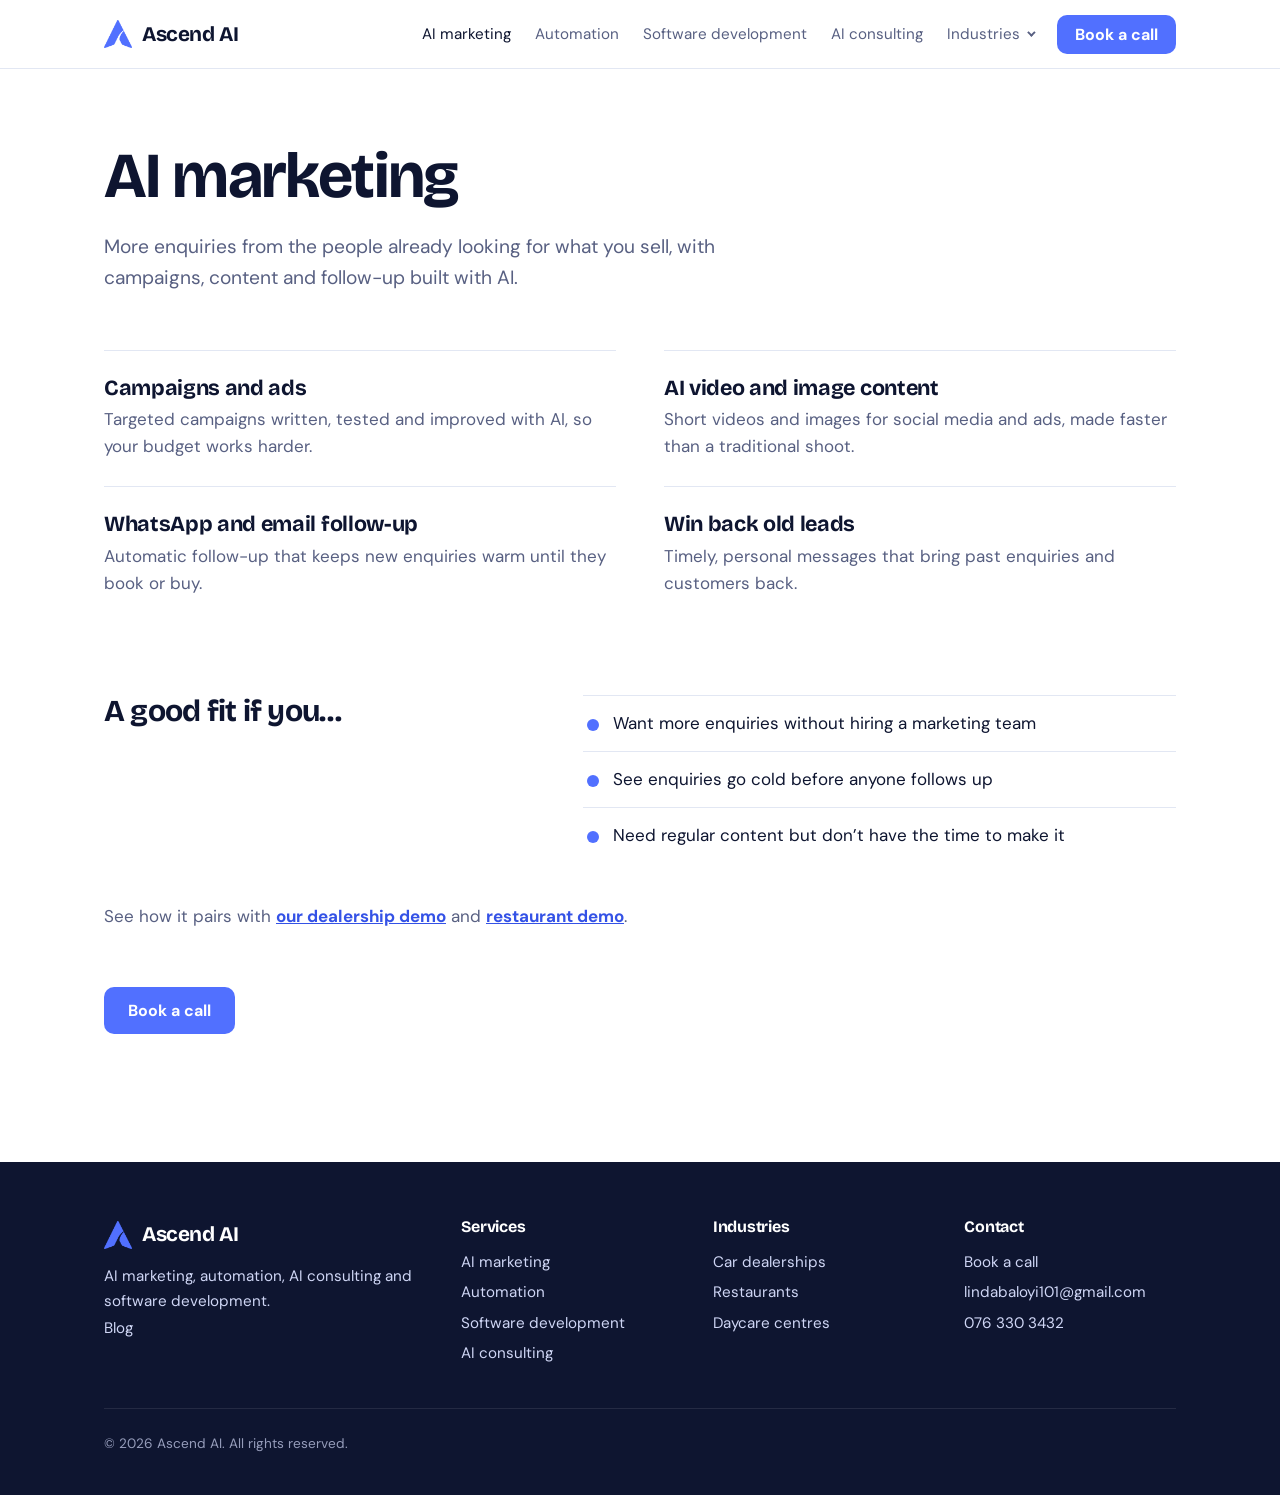
<file: services/ai-marketing/index.html>
<!DOCTYPE html>
<html lang="en"><head><meta charset="utf-8"><meta name="viewport" content="width=device-width, initial-scale=1">
<title>AI marketing | Ascend AI</title><meta name="description" content="More enquiries from the people already looking for what you sell, with campaigns, content and follow-up built with AI."><link rel="canonical" href="https://ascendai.co.za/services/ai-marketing/">
<meta property="og:type" content="website"><meta property="og:site_name" content="Ascend AI"><meta property="og:title" content="AI marketing | Ascend AI"><meta property="og:description" content="More enquiries from the people already looking for what you sell, with campaigns, content and follow-up built with AI."><meta property="og:url" content="https://ascendai.co.za/services/ai-marketing/"><meta property="og:image" content="https://ascendai.co.za/assets/img/og-image.png"><meta name="twitter:card" content="summary_large_image">
<meta name="theme-color" content="#5170ff"><link rel="icon" type="image/png" href="../../assets/img/favicon.png"><link rel="apple-touch-icon" href="../../assets/img/apple-touch-icon.png">
<link rel="preconnect" href="https://fonts.googleapis.com"><link rel="preconnect" href="https://fonts.gstatic.com" crossorigin>
<link href="https://fonts.googleapis.com/css2?family=Bricolage+Grotesque:opsz,wght@12..96,700&family=DM+Sans:wght@400;700&display=swap" rel="stylesheet">
<link rel="stylesheet" href="../../assets/css/tokens.css"><link rel="stylesheet" href="../../assets/css/base.css"><link rel="stylesheet" href="../../assets/css/layout.css"><link rel="stylesheet" href="../../assets/css/components.css"><link rel="stylesheet" href="../../assets/css/pages/service.css">
</head><body>
<a class="skip" href="#main">Skip to content</a>
<header class="site-header"><div class="container bar"><a class="brand" href="../../index.html"><img src="../../assets/img/logo.png" alt="" width="28" height="29">Ascend AI</a>
<button class="nav-toggle" aria-expanded="false" aria-controls="nav">Menu</button>
<nav id="nav" class="nav" aria-label="Main"><a href="../../services/ai-marketing/index.html" aria-current="page">AI marketing</a><a href="../../services/automation/index.html">Automation</a><a href="../../services/software-development/index.html">Software development</a><a href="../../services/ai-consulting/index.html">AI consulting</a><div class="dropdown"><button class="dropdown-toggle" type="button" aria-expanded="false" aria-controls="menu-industries">Industries</button><div class="dropdown-menu" id="menu-industries"><a href="../../industries/car-dealerships/index.html"><b>Car dealerships</b><small>WhatsApp automation</small></a><a href="../../industries/restaurants/index.html"><b>Restaurants</b><small>WhatsApp automation</small></a><a href="../../industries/daycare-centres/index.html"><b>Daycare centres</b><small>Management tool</small></a></div></div><a class="btn" href="../../contact/index.html">Book a call</a></nav></div></header>
<main id="main">
<section class="page-hero"><div class="container"><h1>AI marketing</h1><p class="lead">More enquiries from the people already looking for what you sell, with campaigns, content and follow-up built with AI.</p>
<div class="items"><div><h3>Campaigns and ads</h3><p>Targeted campaigns written, tested and improved with AI, so your budget works harder.</p></div><div><h3>AI video and image content</h3><p>Short videos and images for social media and ads, made faster than a traditional shoot.</p></div><div><h3>WhatsApp and email follow-up</h3><p>Automatic follow-up that keeps new enquiries warm until they book or buy.</p></div><div><h3>Win back old leads</h3><p>Timely, personal messages that bring past enquiries and customers back.</p></div></div>
<div class="split service-fit"><h2>A good fit if you…</h2><ul class="checks"><li>Want more enquiries without hiring a marketing team</li><li>See enquiries go cold before anyone follows up</li><li>Need regular content but don’t have the time to make it</li></ul></div>
<p class="service-see">See how it pairs with <a href="../../industries/car-dealerships/index.html">our dealership demo</a> and <a href="../../industries/restaurants/index.html">restaurant demo</a>.</p><div class="service-cta"><a class="btn" href="../../contact/index.html">Book a call</a></div></div></section>
</main>
<footer class="site-footer"><div class="container"><div><a class="brand" href="../../index.html"><img src="../../assets/img/logo.png" alt="" width="28" height="29">Ascend AI</a><p>AI marketing, automation, AI consulting and software development.</p><a href="../../blog/index.html">Blog</a></div>
<div><h3>Services</h3><a href="../../services/ai-marketing/index.html">AI marketing</a><a href="../../services/automation/index.html">Automation</a><a href="../../services/software-development/index.html">Software development</a><a href="../../services/ai-consulting/index.html">AI consulting</a></div>
<div><h3>Industries</h3><a href="../../industries/car-dealerships/index.html">Car dealerships</a><a href="../../industries/restaurants/index.html">Restaurants</a><a href="../../industries/daycare-centres/index.html">Daycare centres</a></div>
<div><h3>Contact</h3><a href="../../contact/index.html">Book a call</a><a href="mailto:lindabaloyi101@gmail.com">lindabaloyi101@gmail.com</a><a href="tel:+27763303432">076 330 3432</a></div>
<p class="copyright">© 2026 Ascend AI. All rights reserved.</p></div></footer>
<script src="../../assets/js/config.js"></script><script src="../../assets/js/nav.js"></script>
</body></html>
</file>
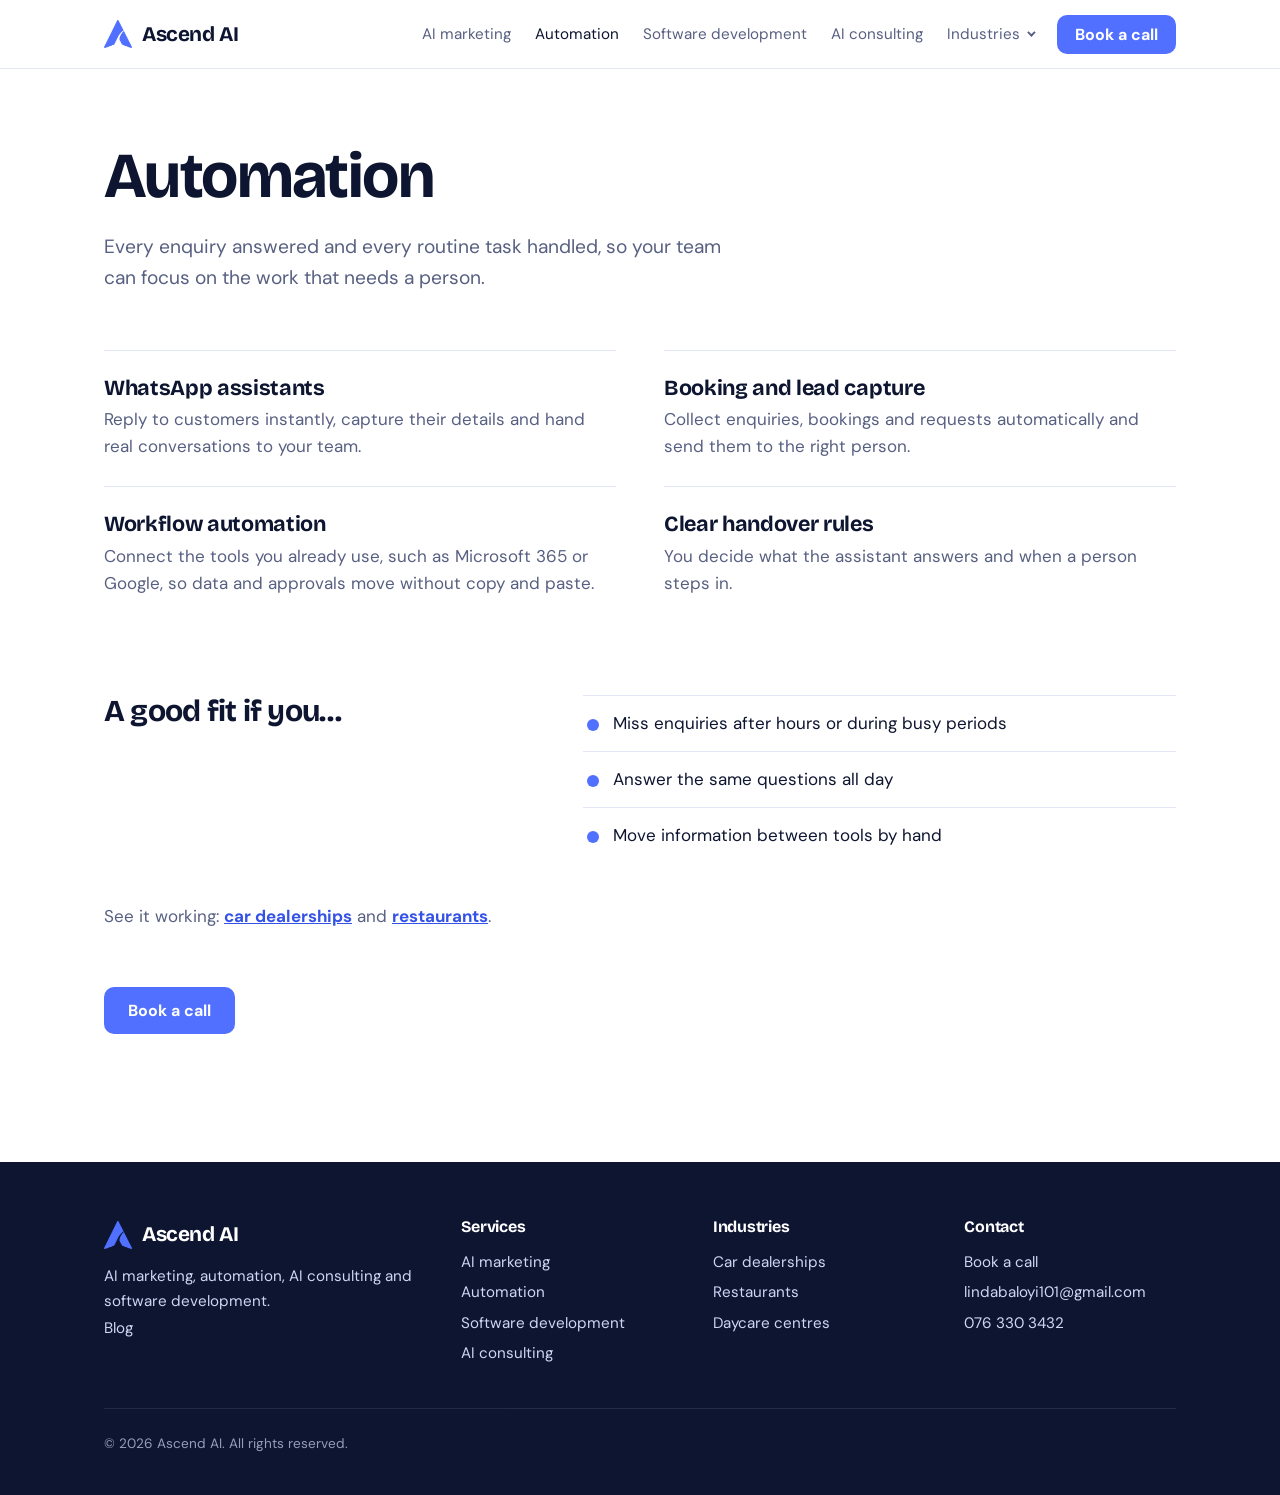
<file: services/automation/index.html>
<!DOCTYPE html>
<html lang="en"><head><meta charset="utf-8"><meta name="viewport" content="width=device-width, initial-scale=1">
<title>Automation | Ascend AI</title><meta name="description" content="Every enquiry answered and every routine task handled, so your team can focus on the work that needs a person."><link rel="canonical" href="https://ascendai.co.za/services/automation/">
<meta property="og:type" content="website"><meta property="og:site_name" content="Ascend AI"><meta property="og:title" content="Automation | Ascend AI"><meta property="og:description" content="Every enquiry answered and every routine task handled, so your team can focus on the work that needs a person."><meta property="og:url" content="https://ascendai.co.za/services/automation/"><meta property="og:image" content="https://ascendai.co.za/assets/img/og-image.png"><meta name="twitter:card" content="summary_large_image">
<meta name="theme-color" content="#5170ff"><link rel="icon" type="image/png" href="../../assets/img/favicon.png"><link rel="apple-touch-icon" href="../../assets/img/apple-touch-icon.png">
<link rel="preconnect" href="https://fonts.googleapis.com"><link rel="preconnect" href="https://fonts.gstatic.com" crossorigin>
<link href="https://fonts.googleapis.com/css2?family=Bricolage+Grotesque:opsz,wght@12..96,700&family=DM+Sans:wght@400;700&display=swap" rel="stylesheet">
<link rel="stylesheet" href="../../assets/css/tokens.css"><link rel="stylesheet" href="../../assets/css/base.css"><link rel="stylesheet" href="../../assets/css/layout.css"><link rel="stylesheet" href="../../assets/css/components.css"><link rel="stylesheet" href="../../assets/css/pages/service.css">
</head><body>
<a class="skip" href="#main">Skip to content</a>
<header class="site-header"><div class="container bar"><a class="brand" href="../../index.html"><img src="../../assets/img/logo.png" alt="" width="28" height="29">Ascend AI</a>
<button class="nav-toggle" aria-expanded="false" aria-controls="nav">Menu</button>
<nav id="nav" class="nav" aria-label="Main"><a href="../../services/ai-marketing/index.html">AI marketing</a><a href="../../services/automation/index.html" aria-current="page">Automation</a><a href="../../services/software-development/index.html">Software development</a><a href="../../services/ai-consulting/index.html">AI consulting</a><div class="dropdown"><button class="dropdown-toggle" type="button" aria-expanded="false" aria-controls="menu-industries">Industries</button><div class="dropdown-menu" id="menu-industries"><a href="../../industries/car-dealerships/index.html"><b>Car dealerships</b><small>WhatsApp automation</small></a><a href="../../industries/restaurants/index.html"><b>Restaurants</b><small>WhatsApp automation</small></a><a href="../../industries/daycare-centres/index.html"><b>Daycare centres</b><small>Management tool</small></a></div></div><a class="btn" href="../../contact/index.html">Book a call</a></nav></div></header>
<main id="main">
<section class="page-hero"><div class="container"><h1>Automation</h1><p class="lead">Every enquiry answered and every routine task handled, so your team can focus on the work that needs a person.</p>
<div class="items"><div><h3>WhatsApp assistants</h3><p>Reply to customers instantly, capture their details and hand real conversations to your team.</p></div><div><h3>Booking and lead capture</h3><p>Collect enquiries, bookings and requests automatically and send them to the right person.</p></div><div><h3>Workflow automation</h3><p>Connect the tools you already use, such as Microsoft 365 or Google, so data and approvals move without copy and paste.</p></div><div><h3>Clear handover rules</h3><p>You decide what the assistant answers and when a person steps in.</p></div></div>
<div class="split service-fit"><h2>A good fit if you…</h2><ul class="checks"><li>Miss enquiries after hours or during busy periods</li><li>Answer the same questions all day</li><li>Move information between tools by hand</li></ul></div>
<p class="service-see">See it working: <a href="../../industries/car-dealerships/index.html">car dealerships</a> and <a href="../../industries/restaurants/index.html">restaurants</a>.</p><div class="service-cta"><a class="btn" href="../../contact/index.html">Book a call</a></div></div></section>
</main>
<footer class="site-footer"><div class="container"><div><a class="brand" href="../../index.html"><img src="../../assets/img/logo.png" alt="" width="28" height="29">Ascend AI</a><p>AI marketing, automation, AI consulting and software development.</p><a href="../../blog/index.html">Blog</a></div>
<div><h3>Services</h3><a href="../../services/ai-marketing/index.html">AI marketing</a><a href="../../services/automation/index.html">Automation</a><a href="../../services/software-development/index.html">Software development</a><a href="../../services/ai-consulting/index.html">AI consulting</a></div>
<div><h3>Industries</h3><a href="../../industries/car-dealerships/index.html">Car dealerships</a><a href="../../industries/restaurants/index.html">Restaurants</a><a href="../../industries/daycare-centres/index.html">Daycare centres</a></div>
<div><h3>Contact</h3><a href="../../contact/index.html">Book a call</a><a href="mailto:lindabaloyi101@gmail.com">lindabaloyi101@gmail.com</a><a href="tel:+27763303432">076 330 3432</a></div>
<p class="copyright">© 2026 Ascend AI. All rights reserved.</p></div></footer>
<script src="../../assets/js/config.js"></script><script src="../../assets/js/nav.js"></script>
</body></html>
</file>
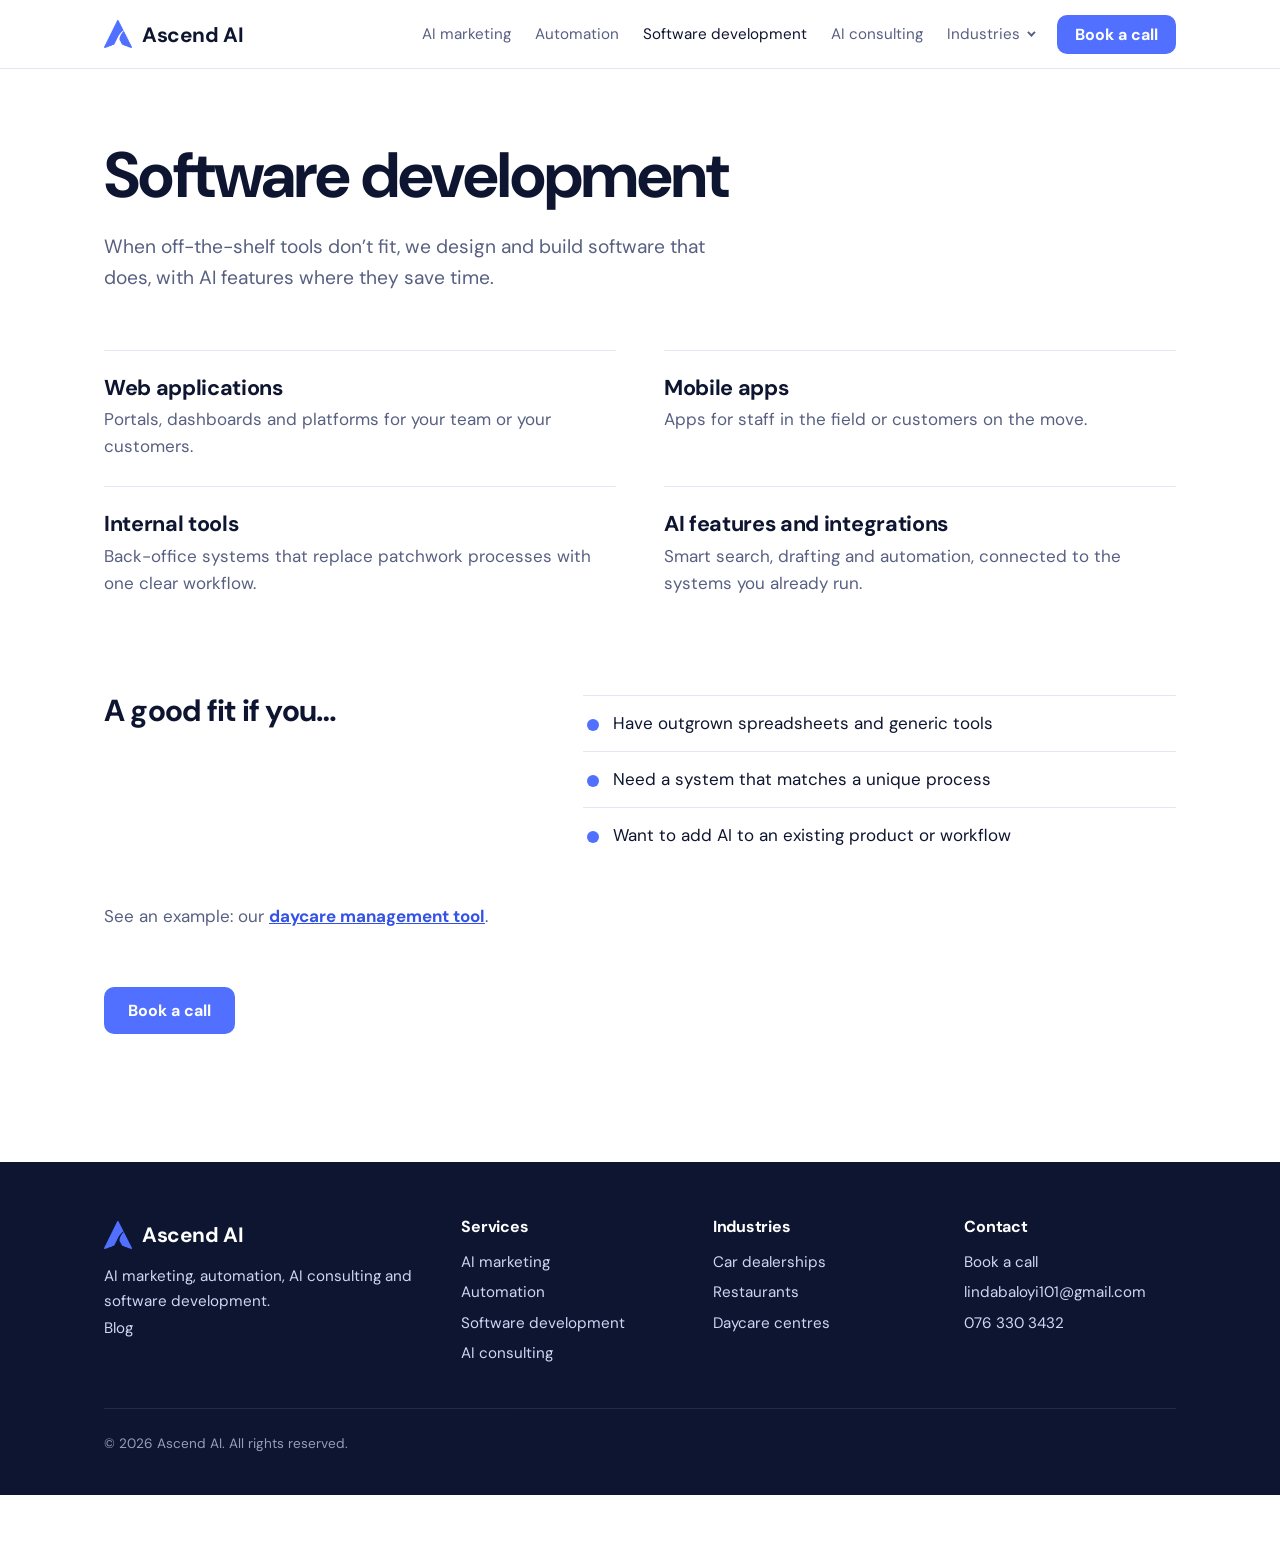
<file: services/custom-software/index.html>
<!DOCTYPE html>
<html lang="en"><head><meta charset="utf-8"><meta name="viewport" content="width=device-width, initial-scale=1"><title>Moved | Ascend AI</title><meta name="robots" content="noindex"><link rel="canonical" href="https://ascendai.co.za/services/software-development/"><meta http-equiv="refresh" content="0; url=/services/software-development/"></head><body><p>This page has moved to <a href="/services/software-development/">Software development</a>.</p></body></html>
</file>
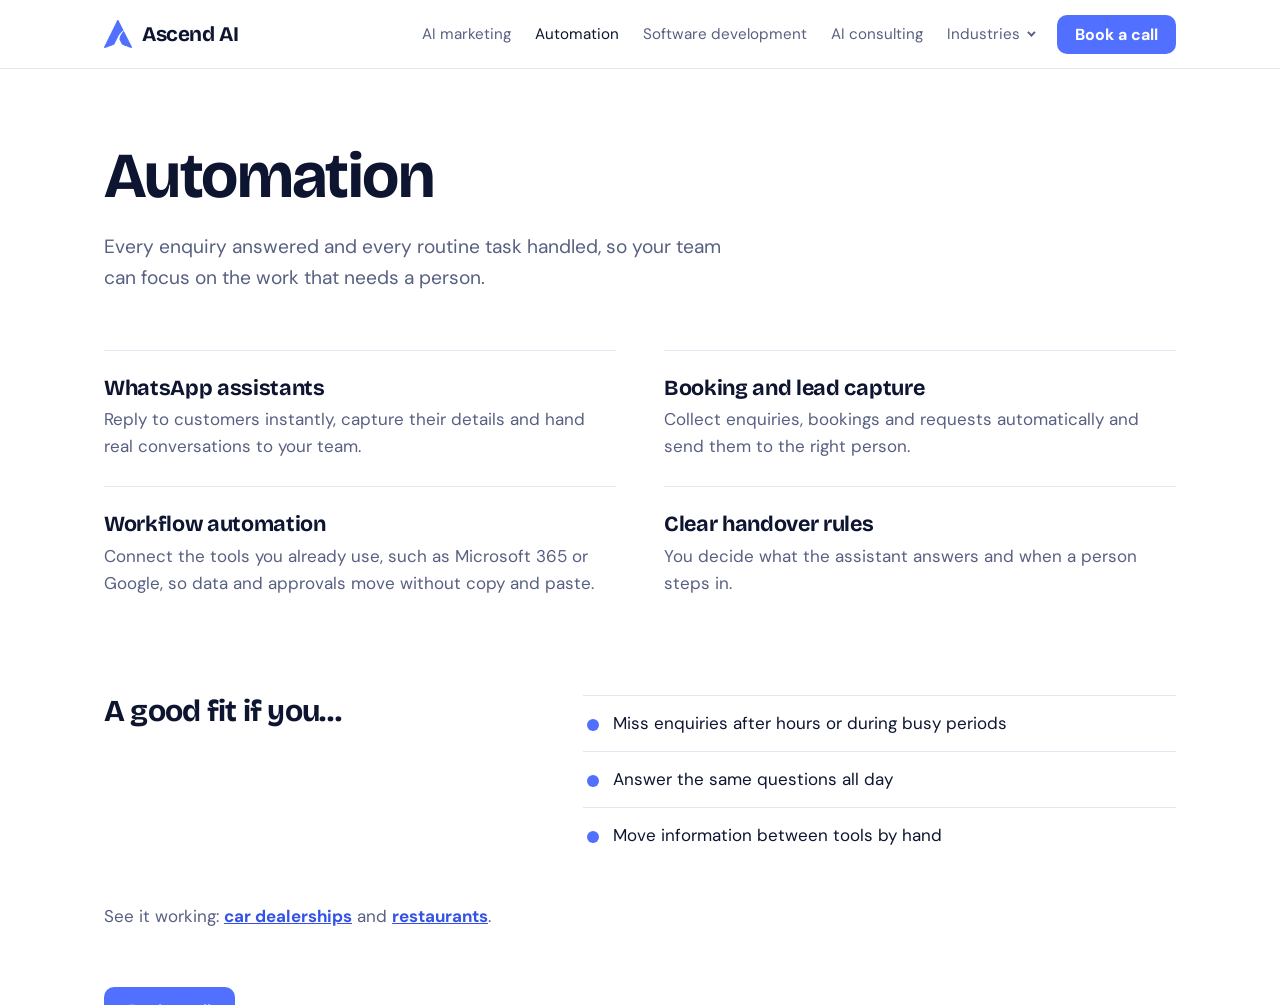
<file: services/power-platform/index.html>
<!DOCTYPE html>
<html lang="en"><head><meta charset="utf-8"><meta name="viewport" content="width=device-width, initial-scale=1"><title>Moved | Ascend AI</title><meta name="robots" content="noindex"><link rel="canonical" href="https://ascendai.co.za/services/automation/"><meta http-equiv="refresh" content="0; url=/services/automation/"></head><body><p>This page has moved to <a href="/services/automation/">Automation</a>.</p></body></html>
</file>
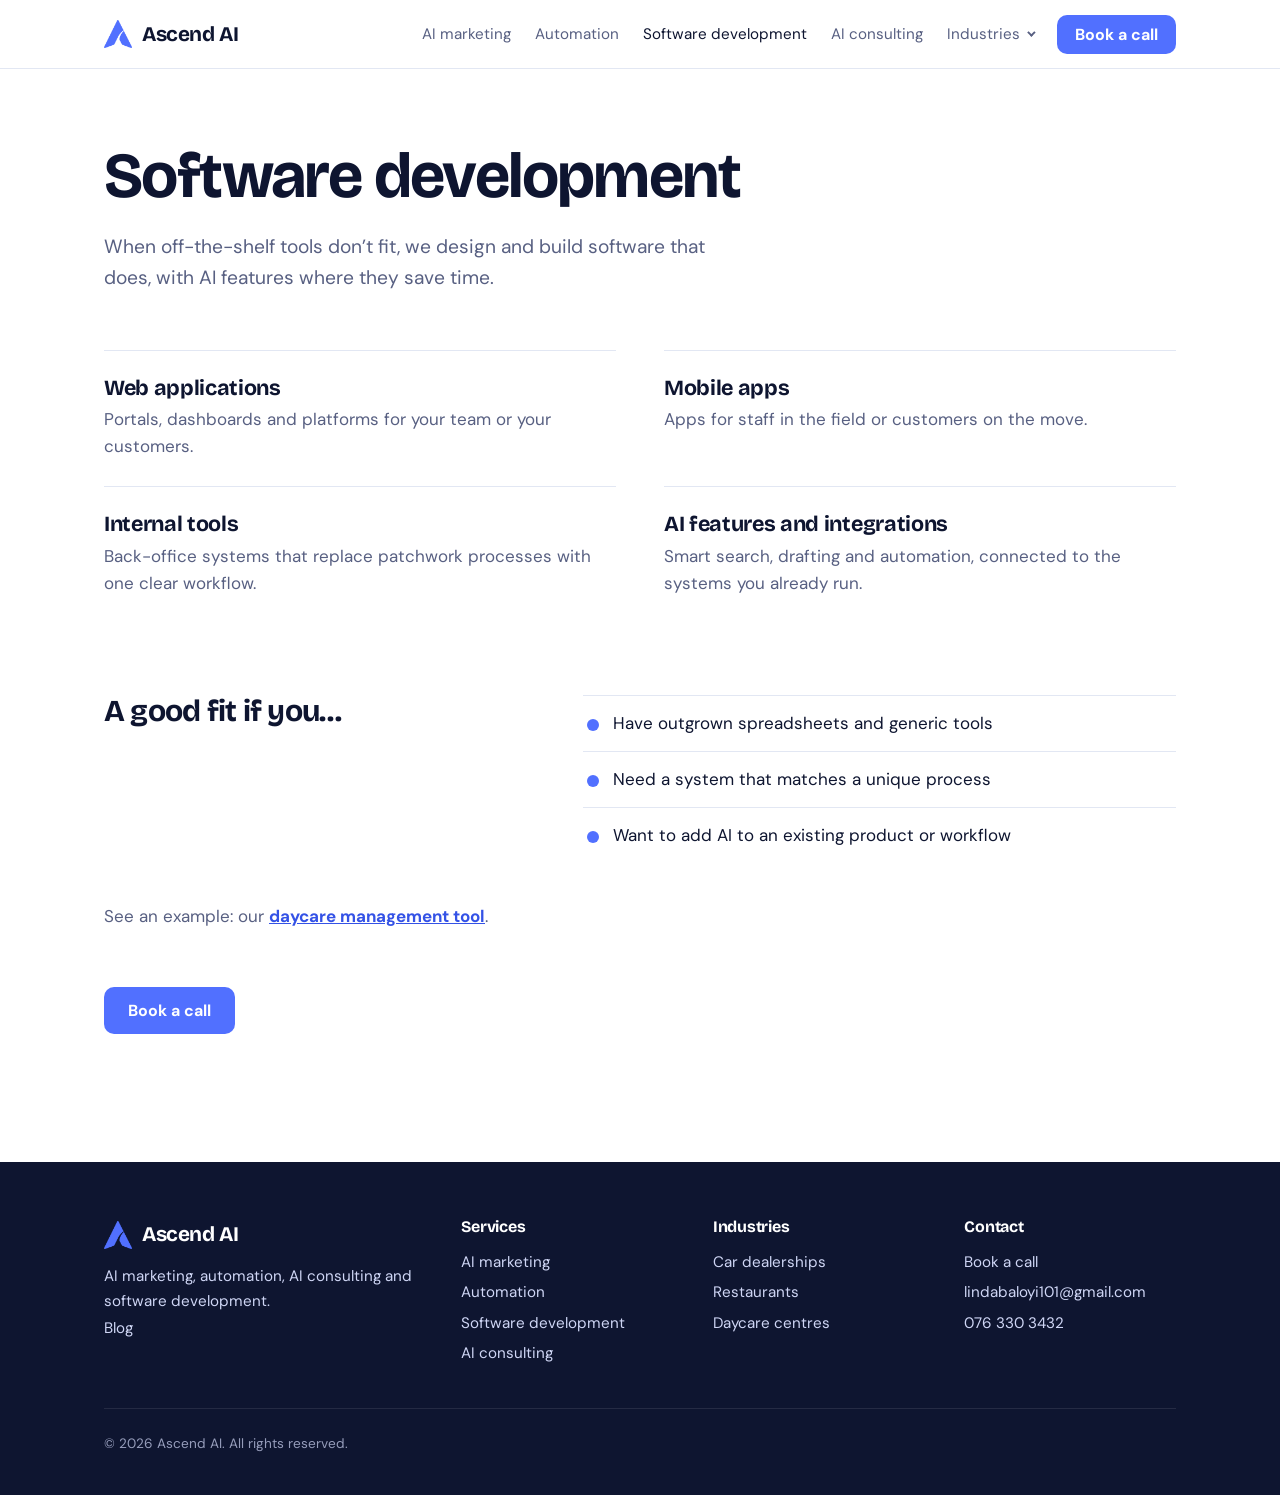
<file: services/software-development/index.html>
<!DOCTYPE html>
<html lang="en"><head><meta charset="utf-8"><meta name="viewport" content="width=device-width, initial-scale=1">
<title>Software development | Ascend AI</title><meta name="description" content="When off-the-shelf tools don’t fit, we design and build software that does, with AI features where they save time."><link rel="canonical" href="https://ascendai.co.za/services/software-development/">
<meta property="og:type" content="website"><meta property="og:site_name" content="Ascend AI"><meta property="og:title" content="Software development | Ascend AI"><meta property="og:description" content="When off-the-shelf tools don’t fit, we design and build software that does, with AI features where they save time."><meta property="og:url" content="https://ascendai.co.za/services/software-development/"><meta property="og:image" content="https://ascendai.co.za/assets/img/og-image.png"><meta name="twitter:card" content="summary_large_image">
<meta name="theme-color" content="#5170ff"><link rel="icon" type="image/png" href="../../assets/img/favicon.png"><link rel="apple-touch-icon" href="../../assets/img/apple-touch-icon.png">
<link rel="preconnect" href="https://fonts.googleapis.com"><link rel="preconnect" href="https://fonts.gstatic.com" crossorigin>
<link href="https://fonts.googleapis.com/css2?family=Bricolage+Grotesque:opsz,wght@12..96,700&family=DM+Sans:wght@400;700&display=swap" rel="stylesheet">
<link rel="stylesheet" href="../../assets/css/tokens.css"><link rel="stylesheet" href="../../assets/css/base.css"><link rel="stylesheet" href="../../assets/css/layout.css"><link rel="stylesheet" href="../../assets/css/components.css"><link rel="stylesheet" href="../../assets/css/pages/service.css">
</head><body>
<a class="skip" href="#main">Skip to content</a>
<header class="site-header"><div class="container bar"><a class="brand" href="../../index.html"><img src="../../assets/img/logo.png" alt="" width="28" height="29">Ascend AI</a>
<button class="nav-toggle" aria-expanded="false" aria-controls="nav">Menu</button>
<nav id="nav" class="nav" aria-label="Main"><a href="../../services/ai-marketing/index.html">AI marketing</a><a href="../../services/automation/index.html">Automation</a><a href="../../services/software-development/index.html" aria-current="page">Software development</a><a href="../../services/ai-consulting/index.html">AI consulting</a><div class="dropdown"><button class="dropdown-toggle" type="button" aria-expanded="false" aria-controls="menu-industries">Industries</button><div class="dropdown-menu" id="menu-industries"><a href="../../industries/car-dealerships/index.html"><b>Car dealerships</b><small>WhatsApp automation</small></a><a href="../../industries/restaurants/index.html"><b>Restaurants</b><small>WhatsApp automation</small></a><a href="../../industries/daycare-centres/index.html"><b>Daycare centres</b><small>Management tool</small></a></div></div><a class="btn" href="../../contact/index.html">Book a call</a></nav></div></header>
<main id="main">
<section class="page-hero"><div class="container"><h1>Software development</h1><p class="lead">When off-the-shelf tools don’t fit, we design and build software that does, with AI features where they save time.</p>
<div class="items"><div><h3>Web applications</h3><p>Portals, dashboards and platforms for your team or your customers.</p></div><div><h3>Mobile apps</h3><p>Apps for staff in the field or customers on the move.</p></div><div><h3>Internal tools</h3><p>Back-office systems that replace patchwork processes with one clear workflow.</p></div><div><h3>AI features and integrations</h3><p>Smart search, drafting and automation, connected to the systems you already run.</p></div></div>
<div class="split service-fit"><h2>A good fit if you…</h2><ul class="checks"><li>Have outgrown spreadsheets and generic tools</li><li>Need a system that matches a unique process</li><li>Want to add AI to an existing product or workflow</li></ul></div>
<p class="service-see">See an example: our <a href="../../industries/daycare-centres/index.html">daycare management tool</a>.</p><div class="service-cta"><a class="btn" href="../../contact/index.html">Book a call</a></div></div></section>
</main>
<footer class="site-footer"><div class="container"><div><a class="brand" href="../../index.html"><img src="../../assets/img/logo.png" alt="" width="28" height="29">Ascend AI</a><p>AI marketing, automation, AI consulting and software development.</p><a href="../../blog/index.html">Blog</a></div>
<div><h3>Services</h3><a href="../../services/ai-marketing/index.html">AI marketing</a><a href="../../services/automation/index.html">Automation</a><a href="../../services/software-development/index.html">Software development</a><a href="../../services/ai-consulting/index.html">AI consulting</a></div>
<div><h3>Industries</h3><a href="../../industries/car-dealerships/index.html">Car dealerships</a><a href="../../industries/restaurants/index.html">Restaurants</a><a href="../../industries/daycare-centres/index.html">Daycare centres</a></div>
<div><h3>Contact</h3><a href="../../contact/index.html">Book a call</a><a href="mailto:lindabaloyi101@gmail.com">lindabaloyi101@gmail.com</a><a href="tel:+27763303432">076 330 3432</a></div>
<p class="copyright">© 2026 Ascend AI. All rights reserved.</p></div></footer>
<script src="../../assets/js/config.js"></script><script src="../../assets/js/nav.js"></script>
</body></html>
</file>
<file: assets/css/tokens.css>
/* Design tokens: colours, type, sizing. Dark mode overrides live here only. */
:root{--bg:#fff;--bg-alt:#f4f6fb;--ink:#0e1530;--muted:#586082;--brand:#5170ff;--brand-ink:#3452e6;--line:#e2e7f3;--navy:#0e1530;
--font-head:"Bricolage Grotesque","DM Sans",system-ui,sans-serif;--font-body:"DM Sans",system-ui,-apple-system,"Segoe UI",sans-serif;
--radius:10px;--max:1120px;--gutter:24px;color-scheme:light}
</file>
<file: assets/css/base.css>
/* Reset, typography and accessibility defaults. */
*,*::before,*::after{box-sizing:border-box}
html{scroll-behavior:smooth}
body{margin:0;background:var(--bg);color:var(--ink);font:400 17px/1.6 var(--font-body);-webkit-font-smoothing:antialiased}
h1,h2,h3{font-family:var(--font-head);font-weight:700;letter-spacing:-.025em;line-height:1.08;margin:0}
h1{font-size:clamp(2.6rem,7vw,5.2rem)}h2{font-size:clamp(1.8rem,4vw,2.9rem)}h3{font-size:1.35rem;letter-spacing:-.015em}
p{margin:0}a{color:inherit}img{max-width:100%;height:auto}
:focus-visible{outline:3px solid var(--brand);outline-offset:3px}
.skip{position:absolute;left:-999px;top:8px;background:var(--brand);color:#fff;padding:10px 16px;border-radius:var(--radius);z-index:100}
.skip:focus{left:8px}
[hidden]{display:none!important}
@media(prefers-reduced-motion:reduce){html{scroll-behavior:auto}}
</file>
<file: assets/css/layout.css>
/* Page scaffolding: container, sections, header, navigation, footer. */
.container{max-width:var(--max);margin:0 auto;padding:0 var(--gutter)}
.section{padding:88px 0}.section--alt{background:var(--bg-alt)}.section--flush-top{padding-top:0}
.split{display:grid;grid-template-columns:1fr 1.4fr;gap:56px;align-items:start}
.page-hero{padding:72px 0 40px}.page-hero h1{font-size:clamp(2.3rem,5.5vw,4rem);max-width:12em}.page-hero .lead{margin-top:22px}
.site-header{position:sticky;top:0;z-index:20;background:var(--bg);border-bottom:1px solid var(--line)}
.bar{display:flex;align-items:center;gap:28px;height:68px;position:relative}
.brand{display:flex;align-items:center;gap:10px;text-decoration:none;font:700 1.3rem var(--font-head);letter-spacing:-.02em}
.brand img{width:28px;height:auto}
.nav{display:flex;gap:24px;margin-left:auto;align-items:center}
.nav a:not(.btn){text-decoration:none;font-size:.95rem;color:var(--muted)}
.nav a:not(.btn):hover,.nav a[aria-current="page"]{color:var(--ink)}
.nav .btn{padding:9px 18px}
.nav-toggle{display:none;margin-left:auto;background:none;border:1.5px solid var(--line);border-radius:var(--radius);padding:8px 14px;font:inherit;font-weight:700;color:var(--ink);cursor:pointer}
.site-footer{background:var(--navy);color:#cfd6f5;padding:56px 0 40px;font-size:.95rem}
.site-footer .container{display:grid;grid-template-columns:1.5fr 1fr 1fr 1fr;gap:40px}
.site-footer h3{color:#fff;font-size:1rem;margin-bottom:12px}
.site-footer a{display:block;text-decoration:none;padding:3px 0}.site-footer a:hover{color:#fff}
.site-footer .brand{color:#fff;margin-bottom:12px;display:inline-flex}
.copyright{grid-column:1/-1;border-top:1px solid #ffffff22;padding-top:24px;font-size:.85rem;opacity:.7}
/* Industries dropdown (click to open) */
.dropdown{position:relative}
.dropdown-toggle{display:flex;align-items:center;gap:7px;background:none;border:0;padding:0;font:inherit;font-size:.95rem;color:var(--muted);cursor:pointer}
.dropdown-toggle:hover,.dropdown.is-current .dropdown-toggle,.dropdown.open .dropdown-toggle{color:var(--ink)}
.dropdown-toggle::after{content:"";width:6px;height:6px;border-right:2px solid currentColor;border-bottom:2px solid currentColor;transform:rotate(45deg) translateY(-2px);transition:transform .15s}
.dropdown.open .dropdown-toggle::after{transform:rotate(225deg) translateY(-1px)}
.dropdown-menu{display:none;position:absolute;top:calc(100% + 18px);left:-18px;min-width:270px;padding:8px;background:var(--bg);border:1px solid var(--line);border-radius:14px;box-shadow:0 18px 40px -18px #0e153066;z-index:30}
.dropdown.open .dropdown-menu{display:block}
.dropdown-menu a:not(.btn){display:block;padding:10px 12px;border-radius:8px;color:var(--ink)}
.dropdown-menu a:not(.btn):hover{background:var(--bg-alt)}
.dropdown-menu b{display:block;font-size:.95rem}.dropdown-menu small{display:block;color:var(--muted);font-size:.82rem;margin-top:2px}
@media(max-width:860px){.section{padding:60px 0}.split,.site-footer .container{grid-template-columns:1fr;gap:20px}}
@media(max-width:1060px){.nav-toggle{display:block}.nav{display:none;position:absolute;top:68px;left:0;right:0;background:var(--bg);border-bottom:1px solid var(--line);flex-direction:column;align-items:stretch;gap:0;padding:8px var(--gutter) 20px;margin:0;max-height:calc(100vh - 68px);overflow-y:auto}
.nav.open{display:flex}.nav a:not(.btn){padding:14px 0;font-size:1.05rem;border-bottom:1px solid var(--line)}.nav .btn{margin-top:16px;text-align:center}
.dropdown-toggle{width:100%;justify-content:space-between;padding:14px 0;font-size:1.05rem;border-bottom:1px solid var(--line)}
.dropdown-menu{position:static;min-width:0;padding:0 0 0 14px;border:0;border-radius:0;box-shadow:none;background:none}
.dropdown-menu a:not(.btn){padding:12px 0;border-radius:0;border-bottom:1px solid var(--line)}.dropdown-menu a:not(.btn):hover{background:none}}
@media(min-width:861px) and (max-width:1060px){.site-footer .container{grid-template-columns:1fr 1fr}}
</file>
<file: assets/css/components.css>
/* Reusable components. */
.lead{font-size:1.2rem;color:var(--muted);max-width:34em}
.btn{display:inline-block;background:var(--brand);color:#fff;text-decoration:none;padding:13px 24px;border-radius:var(--radius);border:0;font:700 1rem var(--font-body);cursor:pointer}
.btn:hover{filter:brightness(.92)}.btn--ghost{background:none;color:var(--ink);box-shadow:inset 0 0 0 1.5px var(--line)}
.btn-row{display:flex;gap:14px;flex-wrap:wrap}
.partners{display:flex;gap:14px;flex-wrap:wrap;margin-top:20px}
.partners span{padding:12px 22px;border:1.5px solid var(--line);border-radius:999px;font-weight:700;background:var(--bg)}
.rows{margin-top:56px}.rows a{display:grid;grid-template-columns:1fr 1.4fr;gap:40px;padding:34px 0;border-top:1px solid var(--line);text-decoration:none}
.rows a:last-child{border-bottom:1px solid var(--line)}.rows a:hover h3{color:var(--brand-ink)}.rows p{color:var(--muted)}
.steps{list-style:none;margin:48px 0 0;padding:0;display:grid;grid-template-columns:repeat(4,1fr);counter-reset:s}
.steps li{padding-right:28px;counter-increment:s}
.steps li::before{content:counter(s);display:grid;place-items:center;width:44px;height:44px;border-radius:50%;background:var(--brand);color:#fff;font:700 1.1rem var(--font-head);margin-bottom:18px}
.steps h3{margin-bottom:8px}.steps p{color:var(--muted);font-size:.98rem}
.why{display:grid;grid-template-columns:repeat(3,1fr);gap:44px 40px;margin-top:48px}
.why h3{font-size:1.15rem;margin-bottom:6px}.why p{color:var(--muted);font-size:.98rem}
.cta{background:var(--brand);color:#fff;border-radius:20px;padding:64px 48px;display:flex;justify-content:space-between;align-items:center;gap:32px;flex-wrap:wrap}
.cta p{opacity:.9;margin-top:12px;max-width:30em}.cta .btn{background:#fff;color:#2540c8}
.items{display:grid;grid-template-columns:1fr 1fr;gap:0 48px;margin-top:56px}
.items div{padding:26px 0;border-top:1px solid var(--line)}.items p{color:var(--muted);margin-top:6px}
.checks{margin:0;padding:0;list-style:none}.checks li{padding:14px 0 14px 30px;border-top:1px solid var(--line);position:relative}
.checks li::before{content:"";position:absolute;left:4px;top:23px;width:12px;height:12px;border-radius:50%;background:var(--brand)}
.form{display:grid;gap:18px}.form label{display:grid;gap:6px;font-weight:700;font-size:.95rem}
.form input,.form textarea{font:inherit;padding:13px 14px;border:1.5px solid var(--line);border-radius:var(--radius);background:var(--bg);color:var(--ink)}
.form textarea{min-height:140px;resize:vertical}.form .hp{position:absolute;left:-9999px}
.form-status{color:var(--muted)}
@media(max-width:860px){.rows a,.items{grid-template-columns:1fr;gap:20px}.steps{grid-template-columns:1fr 1fr;gap:36px 0}.why{grid-template-columns:1fr 1fr}.cta{padding:40px 28px}}
@media(max-width:520px){.steps,.why{grid-template-columns:1fr}}
</file>
<file: assets/css/pages/blog.css>
/* Blog: tile grid, post page, admin. Uses the site tokens only. */
.post-grid{display:grid;grid-template-columns:repeat(auto-fill,minmax(300px,1fr));gap:32px}
.post-card{display:block;text-decoration:none;border:1px solid var(--line);border-radius:var(--radius);overflow:hidden;background:var(--bg)}
.post-card:hover{border-color:var(--brand)}.post-card:hover h3{color:var(--brand-ink)}
.post-thumb{aspect-ratio:16/9;background:var(--bg-alt);display:grid;place-items:center;overflow:hidden}
.post-thumb img{width:100%;height:100%;object-fit:cover;display:block}.post-thumb img.ph{width:56px;height:auto;opacity:.5}
.post-text{padding:20px 22px 24px}.post-text h3{margin:6px 0 8px}.post-text p{color:var(--muted);font-size:.98rem}
.post-text time,.post time{color:var(--muted);font-size:.9rem}
.container.post{max-width:808px;padding-top:56px;padding-bottom:88px}
.post h1{font-size:clamp(2rem,5vw,3.2rem);margin:10px 0 24px}
.post .back{display:inline-block;margin-bottom:28px;color:var(--brand-ink);font-weight:700;text-decoration:none}
.post-cover{display:block;width:100%;aspect-ratio:16/9;object-fit:cover;border-radius:var(--radius);margin:0 0 36px}
.prose h2{font-size:1.7rem;margin:2em 0 .6em}.prose h3{font-size:1.35rem;margin:1.8em 0 .5em}.prose h4{font:700 1.15rem var(--font-head);margin:1.6em 0 .4em}
.prose p,.prose ul,.prose ol{margin:0 0 1.15em}.prose ul,.prose ol{padding-left:1.4em}.prose a{color:var(--brand-ink)}
.post .cta{margin-top:64px}
.admin-bar{display:flex;gap:14px;flex-wrap:wrap;margin-bottom:28px}
.admin-row{display:flex;justify-content:space-between;align-items:center;gap:20px;flex-wrap:wrap;padding:18px 0;border-top:1px solid var(--line)}
.admin-row:last-child{border-bottom:1px solid var(--line)}.admin-row .meta{display:block;color:var(--muted);font-size:.9rem}
.admin-row .btn{padding:8px 16px;font-size:.92rem}
#f{max-width:760px;margin-top:40px}#login{max-width:560px}#login details{color:var(--muted)}
.form .check{display:flex;align-items:center;gap:10px}.form .check input{width:20px;height:20px}
.form textarea.body{min-height:320px}
.cover-preview{aspect-ratio:16/9;max-width:360px;width:100%;object-fit:cover;border-radius:var(--radius);border:1.5px solid var(--line)}
.form-status.err{color:var(--ink);font-weight:700;border-left:4px solid #e5484d;padding-left:12px}
#reset{max-width:560px}.hint{margin:-8px 0 0;color:var(--muted);font-size:.9rem}
.tools{display:flex;gap:8px;flex-wrap:wrap}.tools .btn{padding:6px 14px;font-size:.9rem}
</file>
<file: assets/css/pages/contact.css>
.contact-details{list-style:none;margin:32px 0 0;padding:0;display:grid;gap:12px}
.contact-details a{font-weight:700;text-decoration:none;color:var(--brand-ink)}.contact-details a:hover{text-decoration:underline}
.contact-wrap{padding-bottom:88px}
</file>
<file: assets/css/pages/industry.css>
/* Industry landing pages (dealerships, restaurants, daycare). Uses tokens.css; only page-specific layout lives here. */
.dl-hero{padding:72px 0 88px;overflow:hidden}
.dl-hero .grid{display:grid;grid-template-columns:1.15fr .85fr;gap:56px;align-items:center}
.dl-eyebrow{display:inline-block;font-weight:700;font-size:.85rem;letter-spacing:.06em;text-transform:uppercase;color:var(--brand-ink);margin-bottom:18px}
.dl-hero h1{font-size:clamp(2.4rem,5.6vw,4.4rem);max-width:11em}
.dl-hero .lead{margin:26px 0 34px}
.dl-note{margin-top:18px;font-size:.92rem;color:var(--muted)}
/* Phone with WhatsApp-style chat */
.phone{width:100%;max-width:340px;margin:0 auto;background:var(--navy);border-radius:36px;padding:12px;box-shadow:0 30px 60px -24px #0e153055}
.phone-screen{background:#efeae2;border-radius:26px;overflow:hidden;color:#111;font-size:.9rem;line-height:1.4}
.phone-top{background:#075e54;color:#fff;padding:14px 16px;display:flex;align-items:center;gap:10px}
.phone-top b{display:block;font-size:.95rem}.phone-top small{opacity:.8;font-size:.75rem}
.avatar{width:34px;height:34px;border-radius:50%;background:#fff;display:grid;place-items:center}.avatar img{width:20px;height:auto}
.chat{padding:16px 12px 20px;display:grid;gap:8px}
.msg{max-width:82%;padding:8px 11px;border-radius:10px;box-shadow:0 1px 1px #0002}
.msg.in{background:#fff;border-top-left-radius:2px;justify-self:start}
.msg.out{background:#d9fdd3;border-top-right-radius:2px;justify-self:end}
.msg time{display:block;text-align:right;font-size:.65rem;color:#667;margin-top:2px}
.msg .chip{display:inline-block;margin-top:6px;padding:4px 10px;border:1px solid #0b8a6f55;border-radius:999px;color:#0b6e58;font-weight:700;font-size:.8rem}
/* Problem / feature blocks */
.dl-stats{display:grid;grid-template-columns:repeat(4,1fr);gap:0;margin-top:48px}
.dl-stats div{padding:26px 24px 26px 0;border-top:1px solid var(--line)}
.dl-stats h3{font-size:1.15rem;margin-bottom:6px}.dl-stats p{color:var(--muted);font-size:.98rem}
/* Video placeholder */
.video-frame{position:relative;margin-top:48px;aspect-ratio:16/9;border-radius:20px;overflow:hidden;background:linear-gradient(135deg,#0e1530,#2b3f9e);box-shadow:0 30px 60px -30px #0e153080}
.video-frame iframe,.video-frame .video-btn{position:absolute;inset:0;width:100%;height:100%;border:0}
.video-btn{display:grid;place-content:center;justify-items:center;gap:16px;background:none;color:#fff;cursor:pointer;font:inherit;padding:24px;text-align:center}
.video-btn:hover .play{transform:scale(1.07)}
.play{width:84px;height:84px;border-radius:50%;background:#fff;display:grid;place-items:center;transition:transform .15s}
.play::before{content:"";margin-left:6px;border-style:solid;border-width:14px 0 14px 22px;border-color:transparent transparent transparent var(--brand-ink)}
.video-btn strong{font:700 1.3rem var(--font-head)}.video-btn span.sub{opacity:.8;font-size:.95rem}
.video-tag{position:absolute;top:16px;left:16px;background:#ffffff26;color:#fff;font-size:.75rem;font-weight:700;letter-spacing:.05em;text-transform:uppercase;padding:6px 12px;border-radius:999px}
.video-caption{margin-top:16px;color:var(--muted);font-size:.92rem}
/* What it can do */
.dl-grid{display:grid;grid-template-columns:repeat(3,1fr);gap:0 40px;margin-top:48px}
.dl-grid div{padding:26px 0;border-top:1px solid var(--line)}
.dl-grid h3{font-size:1.15rem;margin-bottom:6px}.dl-grid p{color:var(--muted);font-size:.98rem}
/* Honest boundaries */
.dl-limits{margin-top:48px;display:grid;grid-template-columns:1fr 1fr;gap:0 48px}
.dl-limits .item{padding:22px 0;border-top:1px solid var(--line)}
.dl-limits h3{font-size:1.1rem;margin-bottom:4px}.dl-limits p{color:var(--muted);font-size:.98rem}
.pill{display:inline-block;font-size:.72rem;font-weight:700;letter-spacing:.05em;text-transform:uppercase;padding:3px 10px;border-radius:999px;background:var(--bg-alt);box-shadow:inset 0 0 0 1px var(--line);color:var(--brand-ink);margin-bottom:8px}
/* Demo request form */
.dl-form-wrap{background:var(--navy);color:#fff;border-radius:20px;padding:56px 48px;display:grid;grid-template-columns:1fr 1fr;gap:48px;align-items:start}
.dl-form-wrap .lead{color:#cfd6f5;margin-top:14px}
.dl-form-wrap .checks li{border-color:#ffffff22;color:#e6ebff}.dl-form-wrap .checks{margin-top:24px}
.dl-form-wrap .form label{color:#fff}.dl-form-wrap .form input,.dl-form-wrap .form textarea{background:#ffffff12;border-color:#ffffff33;color:#fff}
.dl-form-wrap .form textarea{min-height:90px}.dl-form-wrap .form-status{color:#cfd6f5}
.dl-form-wrap .btn{background:#fff;color:#2540c8}
@media(max-width:860px){.dl-hero{padding:48px 0 60px}.dl-hero .grid,.dl-form-wrap,.dl-limits{grid-template-columns:1fr;gap:32px}
.dl-stats{grid-template-columns:1fr 1fr}.dl-grid{grid-template-columns:1fr 1fr}.dl-form-wrap{padding:36px 24px}}
@media(max-width:520px){.dl-stats,.dl-grid{grid-template-columns:1fr}}
/* Daycare dashboard mockup */
.dash{width:100%;max-width:400px;margin:0 auto;background:var(--bg);border:1px solid var(--line);border-radius:20px;box-shadow:0 30px 60px -24px #0e153055;overflow:hidden;font-size:.9rem;line-height:1.4}
.dash-top{background:var(--navy);color:#fff;padding:14px 18px;display:flex;justify-content:space-between;align-items:center}
.dash-top b{font-family:var(--font-head);font-size:1rem}.dash-top small{opacity:.75}
.dash-body{padding:16px 18px 20px;display:grid;gap:14px}
.dash-kpis{display:grid;grid-template-columns:repeat(3,1fr);gap:10px}
.dash-kpis div{background:var(--bg-alt);border-radius:10px;padding:10px 12px}
.dash-kpis b{display:block;font:700 1.35rem var(--font-head)}.dash-kpis small{color:var(--muted);font-size:.75rem}
.dash h4{margin:0 0 6px;font-size:.8rem;letter-spacing:.05em;text-transform:uppercase;color:var(--muted)}
.dash-row{display:flex;align-items:center;gap:10px;padding:9px 0;border-top:1px solid var(--line)}
.dash-row .dot{width:30px;height:30px;border-radius:50%;background:var(--bg-alt);display:grid;place-items:center;font-weight:700;font-size:.75rem;color:var(--brand-ink);flex:none}
.dash-row span.t{margin-left:auto;font-size:.78rem;font-weight:700;color:var(--brand-ink)}
.dash-row span.t.warn{color:#b4540a}
a.video-btn{text-decoration:none}
</file>
<file: assets/css/pages/service.css>
.service-fit{margin-top:72px}.service-fit h2{font-size:1.9rem}.service-cta{margin:56px 0 88px}
.service-see{margin-top:40px;color:var(--muted)}.service-see a{color:var(--brand-ink);font-weight:700}
</file>
